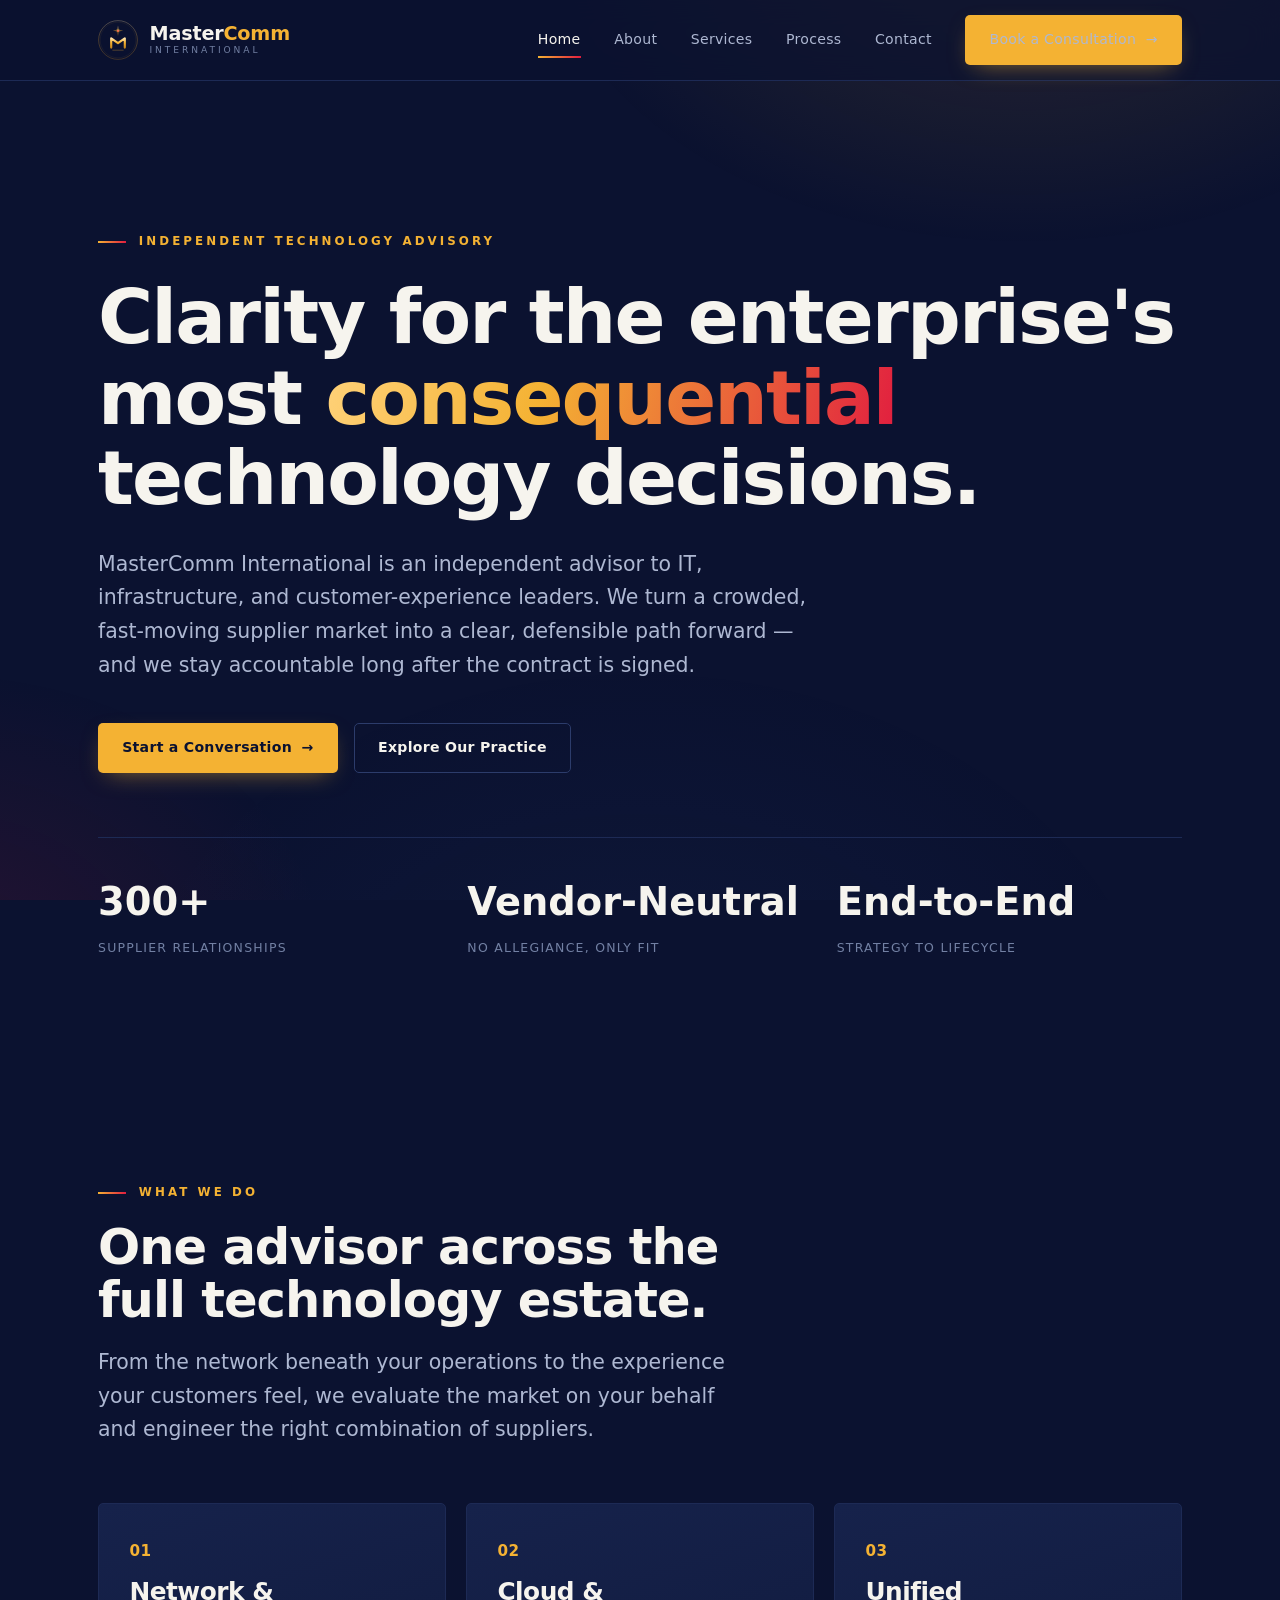
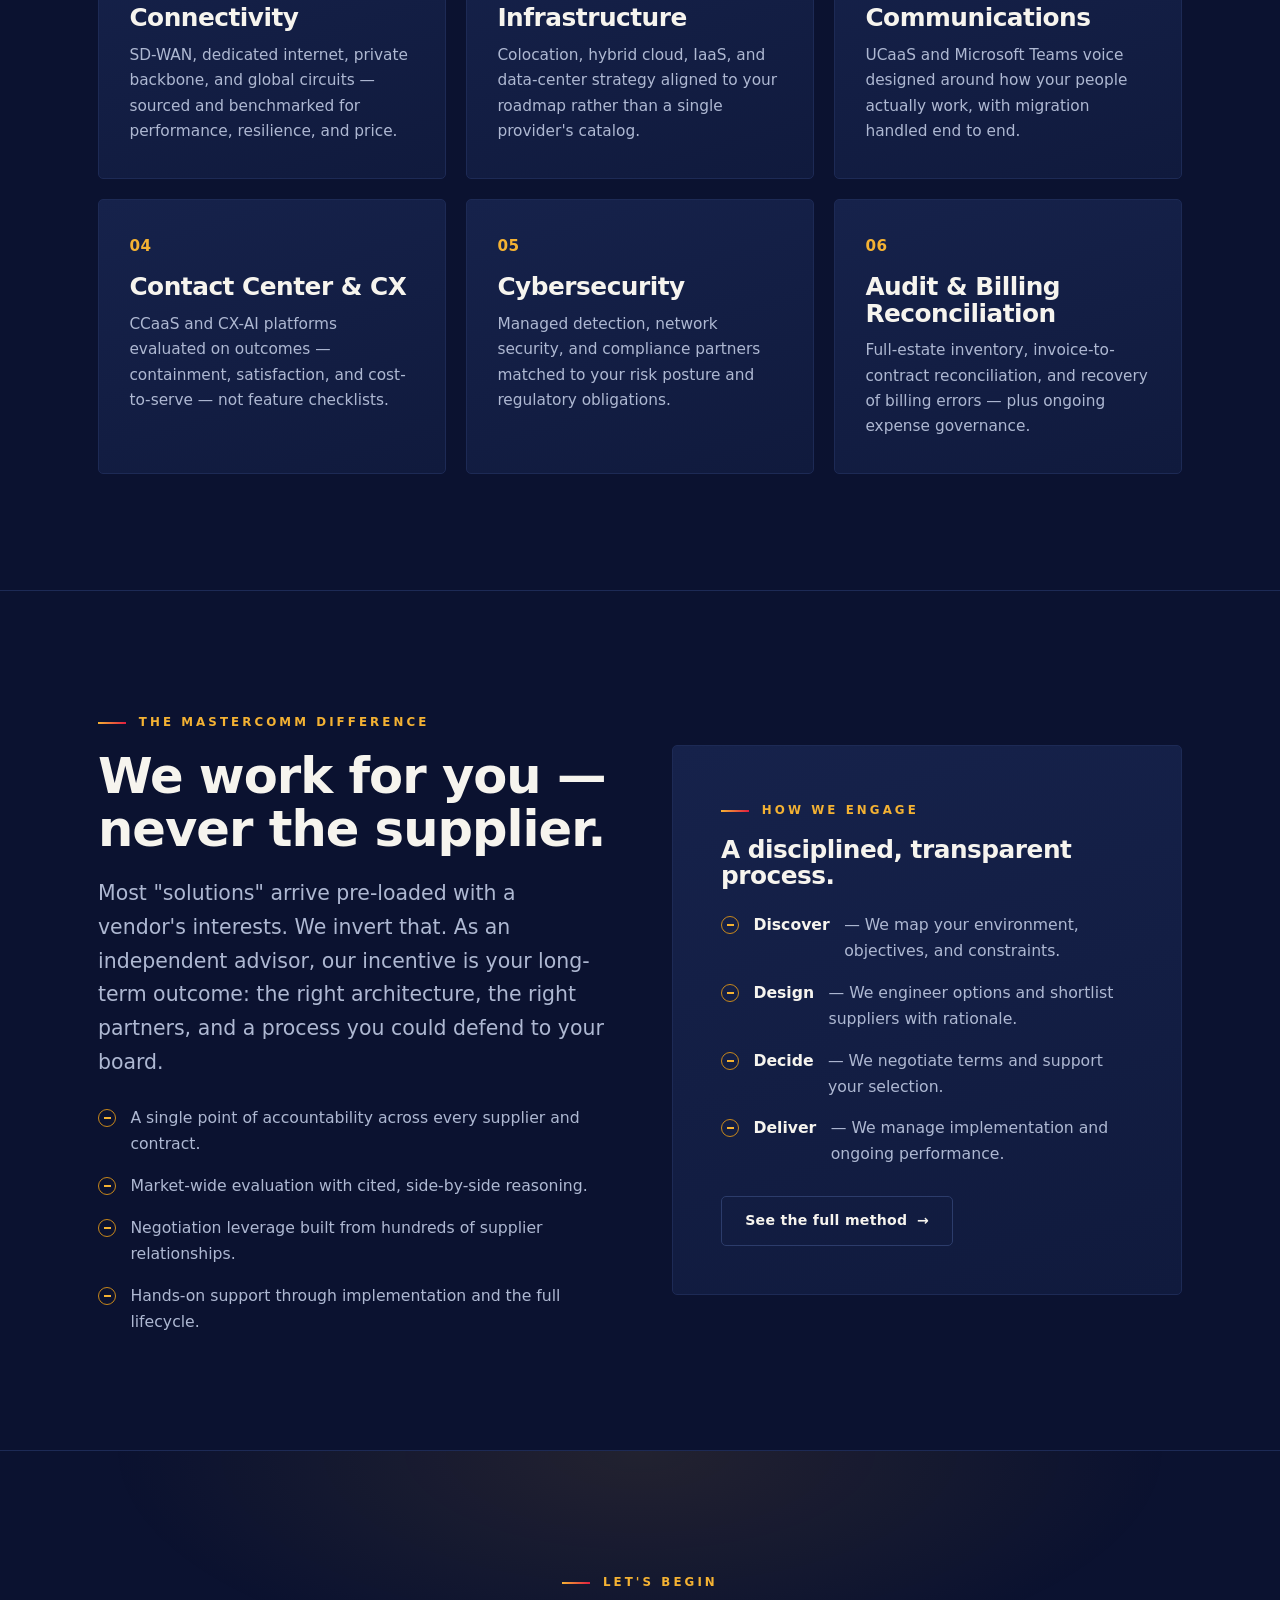
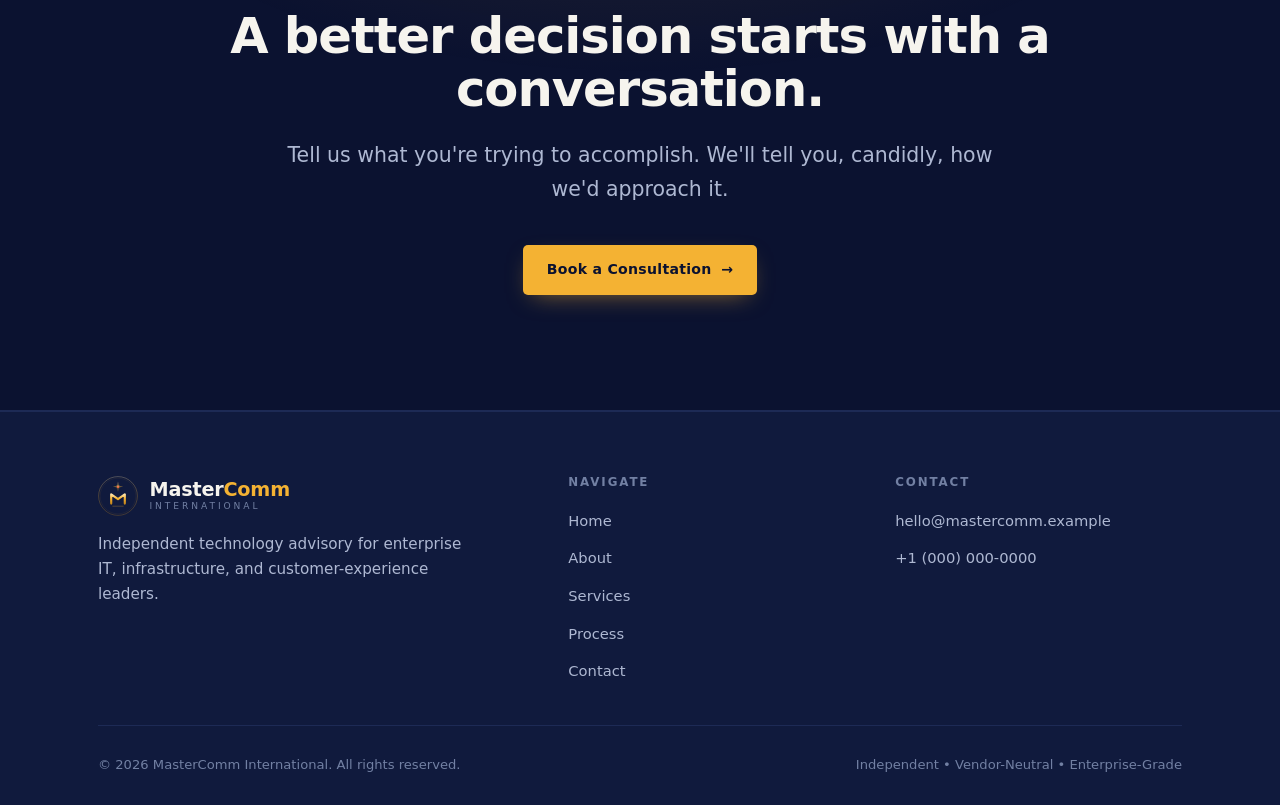
<file: index.html>
<!DOCTYPE html>
<html lang="en">
<head>
  <meta charset="UTF-8" />
  <meta name="viewport" content="width=device-width, initial-scale=1.0" />
  <title>MasterComm International — Independent Technology Advisory</title>
  <meta name="description" content="MasterComm International is an independent technology advisor guiding enterprise IT, infrastructure, and CX leaders through sourcing, strategy, and supplier selection." />
  <link rel="preconnect" href="https://api.fontshare.com" crossorigin />
  <link href="https://api.fontshare.com/v2/css?f[]=clash-display@400,500,600,700&f[]=switzer@400,500,600,700&display=swap" rel="stylesheet" />
  <link rel="icon" type="image/svg+xml" href="logo.svg" />
  <link rel="stylesheet" href="styles.css" />
</head>
<body>

  <!-- HEADER -->
  <header class="site-header">
    <div class="wrap nav">
      <a class="brand" href="index.html">
        <img class="logo-mark" src="logo.svg" alt="MasterComm International" />
        <span class="brand-text"><span class="mark">Master<b>Comm</b></span><span class="tag">International</span></span>
      </a>
      <nav class="nav-links">
        <a href="index.html" class="active">Home</a>
        <a href="about.html">About</a>
        <a href="services.html">Services</a>
        <a href="process.html">Process</a>
        <a href="contact.html">Contact</a>
        <a href="contact.html" class="btn btn-primary">Book a Consultation <span class="arr">&rarr;</span></a>
      </nav>
      <button class="nav-toggle" aria-label="Menu"><span></span><span></span><span></span></button>
    </div>
  </header>

  <!-- HERO -->
  <section class="hero">
    <div class="wrap hero-grid">
      <div>
        <span class="eyebrow reveal">Independent Technology Advisory</span>
        <h1 class="reveal d1">Clarity for the enterprise's most <span class="accent">consequential</span> technology decisions.</h1>
        <p class="lead reveal d2">MasterComm International is an independent advisor to IT, infrastructure, and customer-experience leaders. We turn a crowded, fast-moving supplier market into a clear, defensible path forward — and we stay accountable long after the contract is signed.</p>
        <div class="hero-cta reveal d3">
          <a href="contact.html" class="btn btn-primary">Start a Conversation <span class="arr">→</span></a>
          <a href="services.html" class="btn btn-ghost">Explore Our Practice</a>
        </div>

        <div class="hero-meta reveal d4">
          <div class="stat"><div class="n">300+</div><div class="l">Supplier Relationships</div></div>
          <div class="stat"><div class="n">Vendor-Neutral</div><div class="l">No Allegiance, Only Fit</div></div>
          <div class="stat"><div class="n">End-to-End</div><div class="l">Strategy to Lifecycle</div></div>
        </div>
      </div>
    </div>
  </section>

  <!-- CAPABILITIES -->
  <section class="section-pad">
    <div class="wrap">
      <div class="section-head reveal">
        <span class="eyebrow">What We Do</span>
        <h2>One advisor across the full technology estate.</h2>
        <p class="lead">From the network beneath your operations to the experience your customers feel, we evaluate the market on your behalf and engineer the right combination of suppliers.</p>
      </div>

      <div class="grid grid-3">
        <article class="card reveal">
          <span class="idx">01</span>
          <h3>Network &amp; Connectivity</h3>
          <p>SD-WAN, dedicated internet, private backbone, and global circuits — sourced and benchmarked for performance, resilience, and price.</p>
        </article>
        <article class="card reveal d1">
          <span class="idx">02</span>
          <h3>Cloud &amp; Infrastructure</h3>
          <p>Colocation, hybrid cloud, IaaS, and data-center strategy aligned to your roadmap rather than a single provider's catalog.</p>
        </article>
        <article class="card reveal d2">
          <span class="idx">03</span>
          <h3>Unified Communications</h3>
          <p>UCaaS and Microsoft Teams voice designed around how your people actually work, with migration handled end to end.</p>
        </article>
        <article class="card reveal">
          <span class="idx">04</span>
          <h3>Contact Center &amp; CX</h3>
          <p>CCaaS and CX-AI platforms evaluated on outcomes — containment, satisfaction, and cost-to-serve — not feature checklists.</p>
        </article>
        <article class="card reveal d1">
          <span class="idx">05</span>
          <h3>Cybersecurity</h3>
          <p>Managed detection, network security, and compliance partners matched to your risk posture and regulatory obligations.</p>
        </article>
        <article class="card reveal d2">
          <span class="idx">06</span>
          <h3>Audit &amp; Billing Reconciliation</h3>
          <p>Full-estate inventory, invoice-to-contract reconciliation, and recovery of billing errors — plus ongoing expense governance.</p>
        </article>
      </div>
    </div>
  </section>

  <!-- WHY US / SPLIT -->
  <section class="section-pad" style="border-top:1px solid var(--line-soft);">
    <div class="wrap split">
      <div class="reveal">
        <span class="eyebrow">The MasterComm Difference</span>
        <h2 style="margin:1.1rem 0 1.3rem;">We work for you — never the supplier.</h2>
        <p class="lead">Most "solutions" arrive pre-loaded with a vendor's interests. We invert that. As an independent advisor, our incentive is your long-term outcome: the right architecture, the right partners, and a process you could defend to your board.</p>
        <ul class="tick-list">
          <li>A single point of accountability across every supplier and contract.</li>
          <li>Market-wide evaluation with cited, side-by-side reasoning.</li>
          <li>Negotiation leverage built from hundreds of supplier relationships.</li>
          <li>Hands-on support through implementation and the full lifecycle.</li>
        </ul>
      </div>
      <div class="panel reveal d1">
        <span class="eyebrow">How We Engage</span>
        <h3 style="margin:1rem 0 1.4rem;color:var(--parchment);">A disciplined, transparent process.</h3>
        <ul class="tick-list" style="margin-top:0;">
          <li><strong style="color:var(--parchment);">Discover</strong> — We map your environment, objectives, and constraints.</li>
          <li><strong style="color:var(--parchment);">Design</strong> — We engineer options and shortlist suppliers with rationale.</li>
          <li><strong style="color:var(--parchment);">Decide</strong> — We negotiate terms and support your selection.</li>
          <li><strong style="color:var(--parchment);">Deliver</strong> — We manage implementation and ongoing performance.</li>
        </ul>
        <a href="process.html" class="btn btn-ghost" style="margin-top:1.8rem;">See the full method <span class="arr">&rarr;</span></a>
      </div>
    </div>
  </section>

  <!-- CTA BAND -->
  <section class="cta-band section-pad">
    <div class="wrap">
      <span class="eyebrow reveal" style="justify-content:center;">Let's Begin</span>
      <h2 class="reveal d1" style="margin-top:1.1rem;">A better decision starts with a conversation.</h2>
      <p class="lead reveal d2">Tell us what you're trying to accomplish. We'll tell you, candidly, how we'd approach it.</p>
      <div class="reveal d3" style="display:flex;justify-content:center;">
        <a href="contact.html" class="btn btn-primary">Book a Consultation <span class="arr">→</span></a>
      </div>
    </div>
  </section>

  <!-- FOOTER -->
  <footer class="site-footer">
    <div class="wrap">
      <div class="footer-grid">
        <div>
          <a class="brand" href="index.html">
        <img class="logo-mark" src="logo.svg" alt="MasterComm International" />
        <span class="brand-text"><span class="mark">Master<b>Comm</b></span><span class="tag">International</span></span>
      </a>
          <p class="footer-blurb">Independent technology advisory for enterprise IT, infrastructure, and customer-experience leaders.</p>
        </div>
        <div>
          <h4>Navigate</h4>
          <ul>
            <li><a href="index.html">Home</a></li>
            <li><a href="about.html">About</a></li>
            <li><a href="services.html">Services</a></li>
            <li><a href="process.html">Process</a></li>
            <li><a href="contact.html">Contact</a></li>
          </ul>
        </div>
        <div>
          <h4>Contact</h4>
          <ul>
            <li><a href="mailto:hello@mastercomm.example">hello@mastercomm.example</a></li>
            <li><a href="tel:+10000000000">+1 (000) 000-0000</a></li>
          </ul>
        </div>
      </div>
      <div class="footer-bottom">
        <span>© <span id="year"></span> MasterComm International. All rights reserved.</span>
        <span>Independent • Vendor-Neutral • Enterprise-Grade</span>
      </div>
    </div>
  </footer>

  <script>document.getElementById('year').textContent = new Date().getFullYear();</script>
  <script src="script.js"></script>
</body>
</html>
</file>
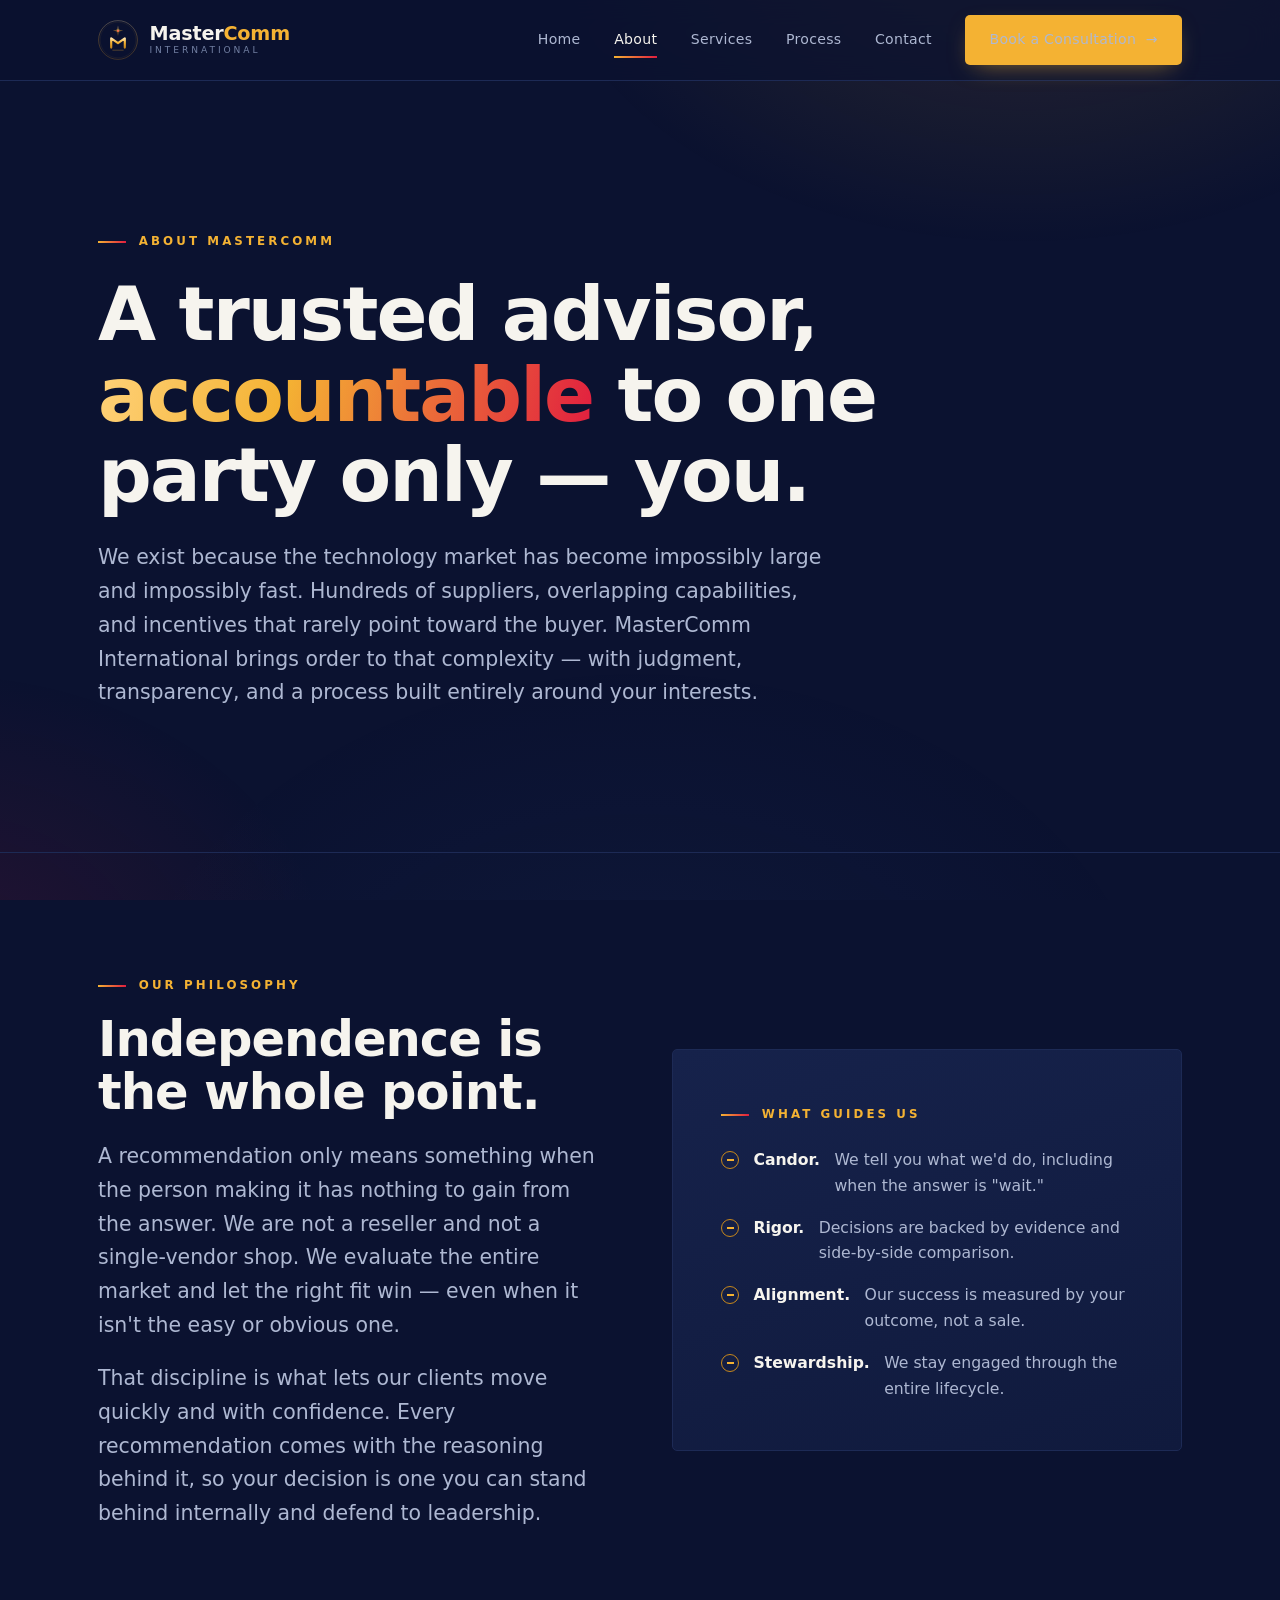
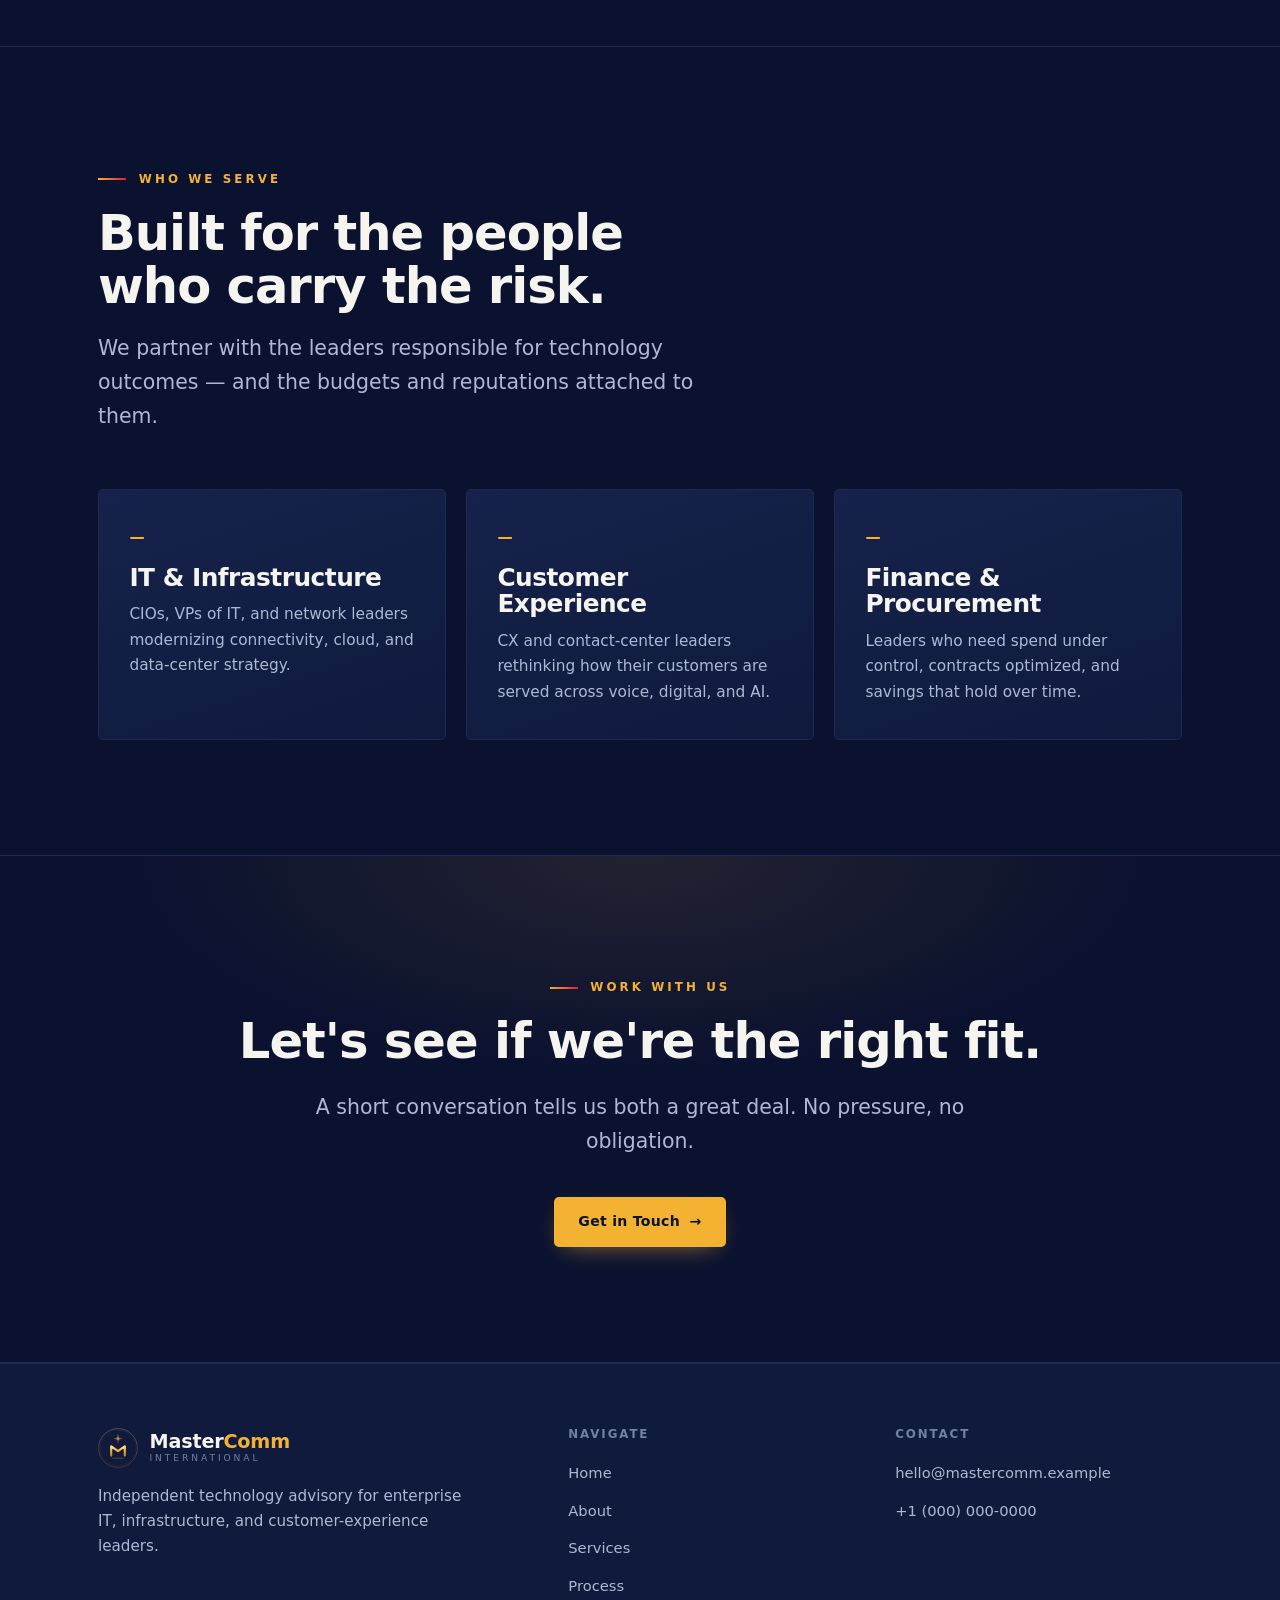
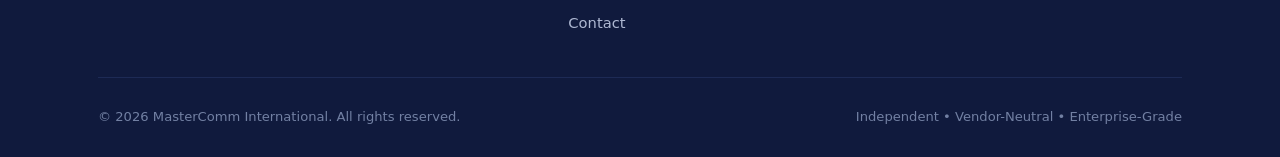
<file: about.html>
<!DOCTYPE html>
<html lang="en">
<head>
  <meta charset="UTF-8" />
  <meta name="viewport" content="width=device-width, initial-scale=1.0" />
  <title>About — MasterComm International</title>
  <meta name="description" content="MasterComm International is an independent technology advisor. Learn about our philosophy, our independence, and how we serve enterprise technology leaders." />
  <link rel="preconnect" href="https://api.fontshare.com" crossorigin />
  <link href="https://api.fontshare.com/v2/css?f[]=clash-display@400,500,600,700&f[]=switzer@400,500,600,700&display=swap" rel="stylesheet" />
  <link rel="icon" type="image/svg+xml" href="logo.svg" />
  <link rel="stylesheet" href="styles.css" />
</head>
<body>

  <header class="site-header">
    <div class="wrap nav">
      <a class="brand" href="index.html">
        <img class="logo-mark" src="logo.svg" alt="MasterComm International" />
        <span class="brand-text"><span class="mark">Master<b>Comm</b></span><span class="tag">International</span></span>
      </a>
      <nav class="nav-links">
        <a href="index.html">Home</a>
        <a href="about.html" class="active">About</a>
        <a href="services.html">Services</a>
        <a href="process.html">Process</a>
        <a href="contact.html">Contact</a>
        <a href="contact.html" class="btn btn-primary">Book a Consultation <span class="arr">&rarr;</span></a>
      </nav>
      <button class="nav-toggle" aria-label="Menu"><span></span><span></span><span></span></button>
    </div>
  </header>

  <!-- PAGE HERO -->
  <section class="hero">
    <div class="wrap">
      <span class="eyebrow reveal">About MasterComm</span>
      <h1 class="reveal d1" style="max-width:18ch;margin:1.4rem 0 1.6rem;">A trusted advisor, <span class="accent">accountable</span> to one party only — you.</h1>
      <p class="lead reveal d2">We exist because the technology market has become impossibly large and impossibly fast. Hundreds of suppliers, overlapping capabilities, and incentives that rarely point toward the buyer. MasterComm International brings order to that complexity — with judgment, transparency, and a process built entirely around your interests.</p>
    </div>
  </section>

  <!-- PHILOSOPHY -->
  <section class="section-pad" style="border-top:1px solid var(--line-soft);">
    <div class="wrap split">
      <div class="reveal">
        <span class="eyebrow">Our Philosophy</span>
        <h2 style="margin:1.1rem 0 1.3rem;">Independence is the whole point.</h2>
        <p class="lead">A recommendation only means something when the person making it has nothing to gain from the answer. We are not a reseller and not a single-vendor shop. We evaluate the entire market and let the right fit win — even when it isn't the easy or obvious one.</p>
        <p class="lead" style="margin-top:1.2rem;">That discipline is what lets our clients move quickly and with confidence. Every recommendation comes with the reasoning behind it, so your decision is one you can stand behind internally and defend to leadership.</p>
      </div>
      <div class="panel reveal d1">
        <span class="eyebrow">What Guides Us</span>
        <ul class="tick-list" style="margin-top:1.4rem;">
          <li><strong style="color:var(--parchment);">Candor.</strong> We tell you what we'd do, including when the answer is "wait."</li>
          <li><strong style="color:var(--parchment);">Rigor.</strong> Decisions are backed by evidence and side-by-side comparison.</li>
          <li><strong style="color:var(--parchment);">Alignment.</strong> Our success is measured by your outcome, not a sale.</li>
          <li><strong style="color:var(--parchment);">Stewardship.</strong> We stay engaged through the entire lifecycle.</li>
        </ul>
      </div>
    </div>
  </section>

  <!-- WHO WE SERVE -->
  <section class="section-pad" style="border-top:1px solid var(--line-soft);">
    <div class="wrap">
      <div class="section-head reveal">
        <span class="eyebrow">Who We Serve</span>
        <h2>Built for the people who carry the risk.</h2>
        <p class="lead">We partner with the leaders responsible for technology outcomes — and the budgets and reputations attached to them.</p>
      </div>
      <div class="grid grid-3">
        <article class="card reveal">
          <span class="idx">—</span>
          <h3>IT &amp; Infrastructure</h3>
          <p>CIOs, VPs of IT, and network leaders modernizing connectivity, cloud, and data-center strategy.</p>
        </article>
        <article class="card reveal d1">
          <span class="idx">—</span>
          <h3>Customer Experience</h3>
          <p>CX and contact-center leaders rethinking how their customers are served across voice, digital, and AI.</p>
        </article>
        <article class="card reveal d2">
          <span class="idx">—</span>
          <h3>Finance &amp; Procurement</h3>
          <p>Leaders who need spend under control, contracts optimized, and savings that hold over time.</p>
        </article>
      </div>
    </div>
  </section>

  <!-- CTA -->
  <section class="cta-band section-pad">
    <div class="wrap">
      <span class="eyebrow reveal" style="justify-content:center;">Work With Us</span>
      <h2 class="reveal d1" style="margin-top:1.1rem;">Let's see if we're the right fit.</h2>
      <p class="lead reveal d2">A short conversation tells us both a great deal. No pressure, no obligation.</p>
      <div class="reveal d3" style="display:flex;justify-content:center;">
        <a href="contact.html" class="btn btn-primary">Get in Touch <span class="arr">→</span></a>
      </div>
    </div>
  </section>

  <footer class="site-footer">
    <div class="wrap">
      <div class="footer-grid">
        <div>
          <a class="brand" href="index.html">
        <img class="logo-mark" src="logo.svg" alt="MasterComm International" />
        <span class="brand-text"><span class="mark">Master<b>Comm</b></span><span class="tag">International</span></span>
      </a>
          <p class="footer-blurb">Independent technology advisory for enterprise IT, infrastructure, and customer-experience leaders.</p>
        </div>
        <div>
          <h4>Navigate</h4>
          <ul>
            <li><a href="index.html">Home</a></li>
            <li><a href="about.html">About</a></li>
            <li><a href="services.html">Services</a></li>
            <li><a href="process.html">Process</a></li>
            <li><a href="contact.html">Contact</a></li>
          </ul>
        </div>
        <div>
          <h4>Contact</h4>
          <ul>
            <li><a href="mailto:hello@mastercomm.example">hello@mastercomm.example</a></li>
            <li><a href="tel:+10000000000">+1 (000) 000-0000</a></li>
          </ul>
        </div>
      </div>
      <div class="footer-bottom">
        <span>© <span id="year"></span> MasterComm International. All rights reserved.</span>
        <span>Independent • Vendor-Neutral • Enterprise-Grade</span>
      </div>
    </div>
  </footer>

  <script>document.getElementById('year').textContent = new Date().getFullYear();</script>
  <script src="script.js"></script>
</body>
</html>
</file>
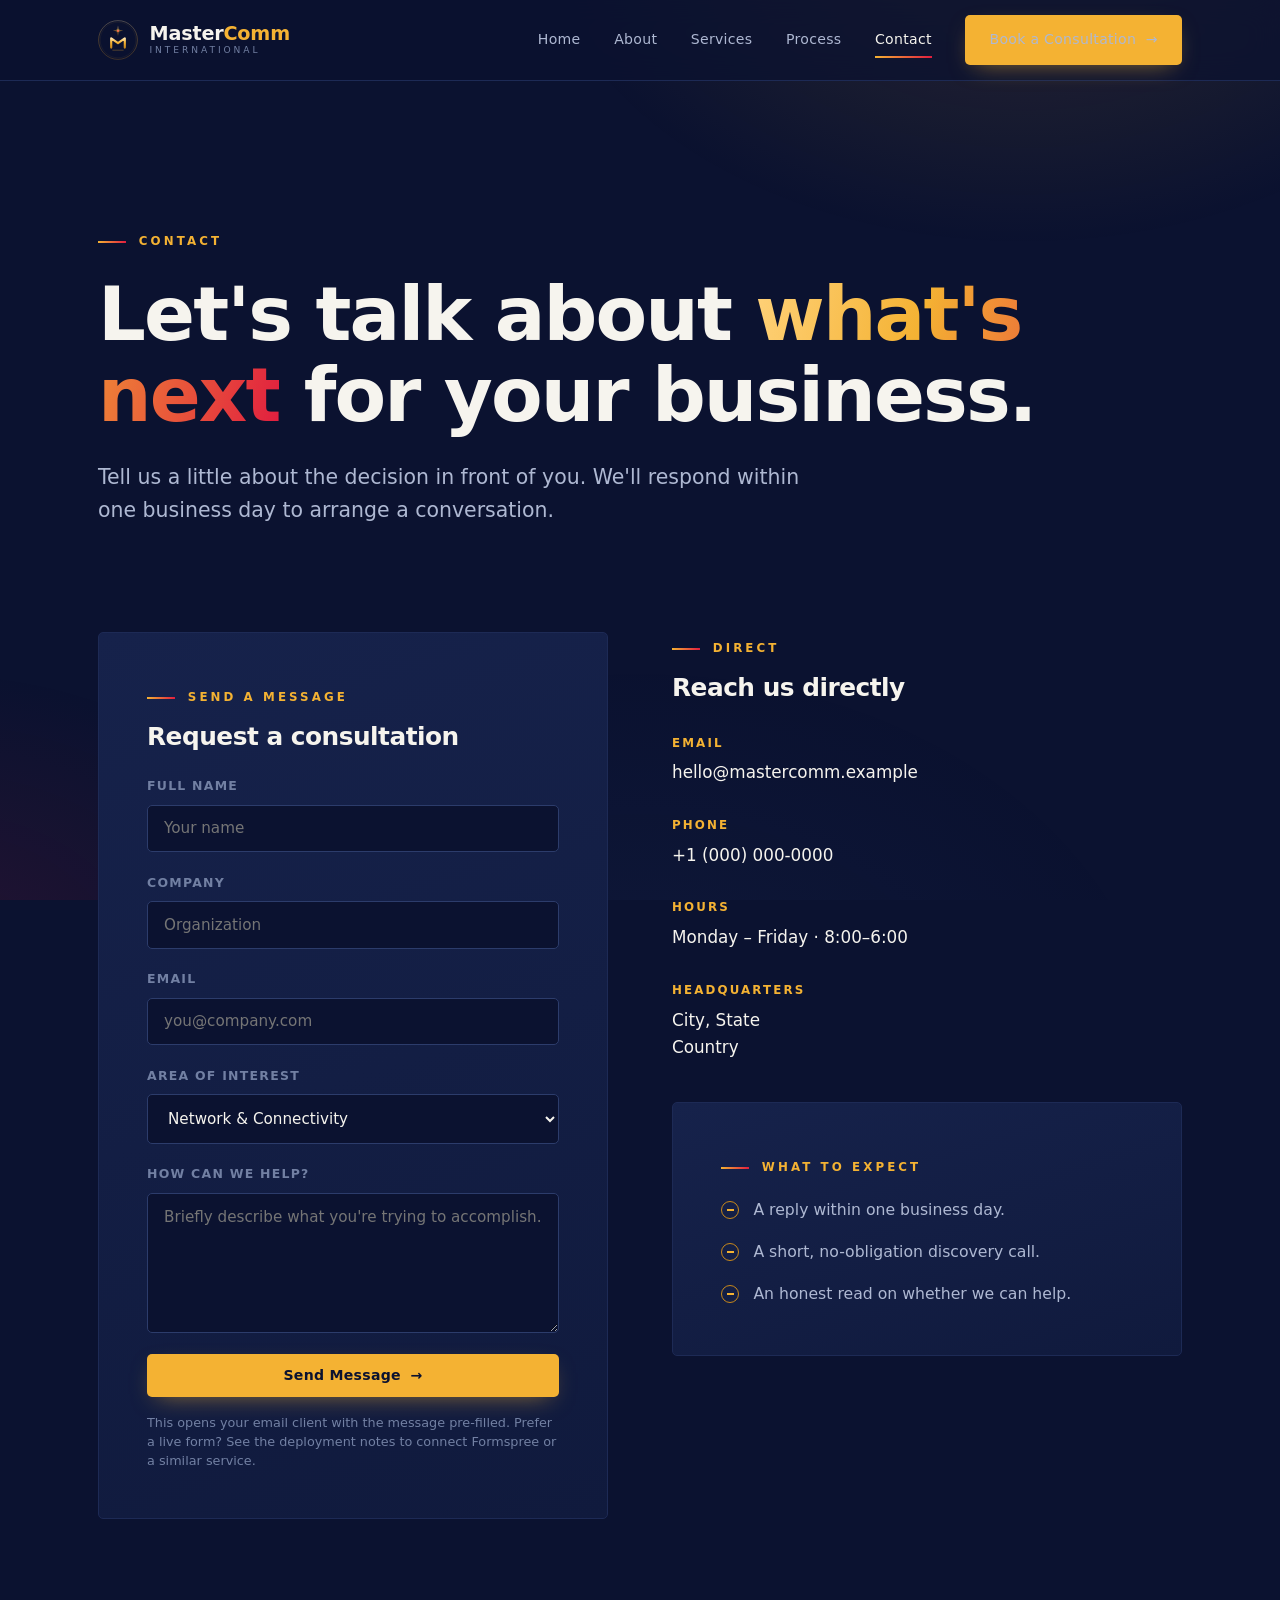
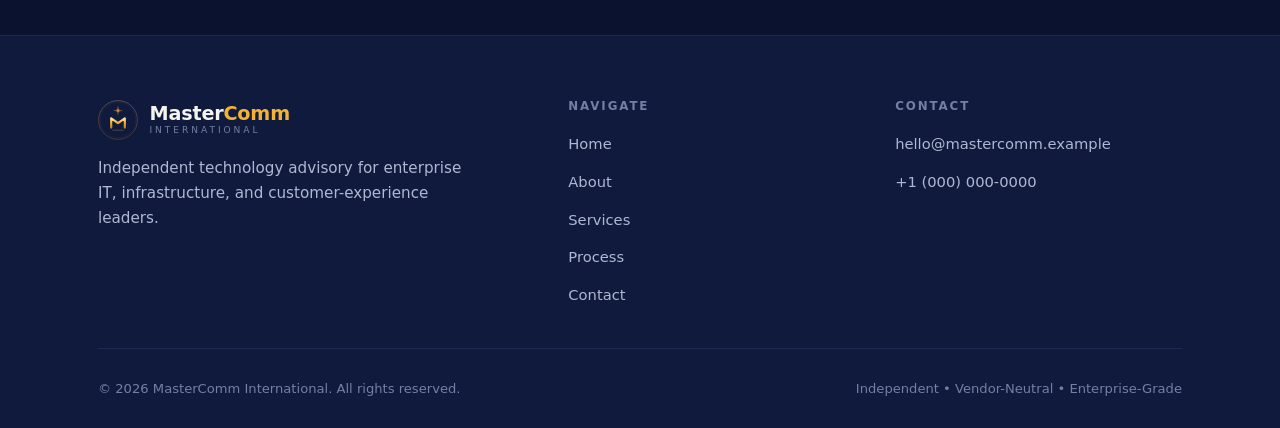
<file: contact.html>
<!DOCTYPE html>
<html lang="en">
<head>
  <meta charset="UTF-8" />
  <meta name="viewport" content="width=device-width, initial-scale=1.0" />
  <title>Contact — MasterComm International</title>
  <meta name="description" content="Start a conversation with MasterComm International. Independent technology advisory for enterprise IT, infrastructure, and CX leaders." />
  <link rel="preconnect" href="https://api.fontshare.com" crossorigin />
  <link href="https://api.fontshare.com/v2/css?f[]=clash-display@400,500,600,700&f[]=switzer@400,500,600,700&display=swap" rel="stylesheet" />
  <link rel="icon" type="image/svg+xml" href="logo.svg" />
  <link rel="stylesheet" href="styles.css" />
</head>
<body>

  <header class="site-header">
    <div class="wrap nav">
      <a class="brand" href="index.html">
        <img class="logo-mark" src="logo.svg" alt="MasterComm International" />
        <span class="brand-text"><span class="mark">Master<b>Comm</b></span><span class="tag">International</span></span>
      </a>
      <nav class="nav-links">
        <a href="index.html">Home</a>
        <a href="about.html">About</a>
        <a href="services.html">Services</a>
        <a href="process.html">Process</a>
        <a href="contact.html" class="active">Contact</a>
        <a href="contact.html" class="btn btn-primary">Book a Consultation <span class="arr">&rarr;</span></a>
      </nav>
      <button class="nav-toggle" aria-label="Menu"><span></span><span></span><span></span></button>
    </div>
  </header>

  <!-- HERO -->
  <section class="hero" style="padding-bottom:clamp(2rem,5vw,4rem);">
    <div class="wrap">
      <span class="eyebrow reveal">Contact</span>
      <h1 class="reveal d1" style="max-width:18ch;margin:1.4rem 0 1.6rem;">Let's talk about <span class="accent">what's next</span> for your business.</h1>
      <p class="lead reveal d2">Tell us a little about the decision in front of you. We'll respond within one business day to arrange a conversation.</p>
    </div>
  </section>

  <!-- CONTACT GRID -->
  <section class="section-pad" style="padding-top:0;">
    <div class="wrap split" style="align-items:start;">
      <!-- Form -->
      <div class="panel reveal">
        <span class="eyebrow">Send a Message</span>
        <h3 style="margin:1rem 0 1.6rem;color:var(--parchment);">Request a consultation</h3>

        <div class="field">
          <label for="name">Full Name</label>
          <input id="name" type="text" placeholder="Your name" />
        </div>
        <div class="field">
          <label for="company">Company</label>
          <input id="company" type="text" placeholder="Organization" />
        </div>
        <div class="field">
          <label for="email">Email</label>
          <input id="email" type="email" placeholder="you@company.com" />
        </div>
        <div class="field">
          <label for="interest">Area of Interest</label>
          <select id="interest">
            <option>Network &amp; Connectivity</option>
            <option>Cloud &amp; Infrastructure</option>
            <option>Unified Communications</option>
            <option>Contact Center &amp; CX</option>
            <option>Cybersecurity &amp; Compliance</option>
            <option>Expense &amp; Lifecycle</option>
            <option>Not sure yet</option>
          </select>
        </div>
        <div class="field">
          <label for="message">How can we help?</label>
          <textarea id="message" placeholder="Briefly describe what you're trying to accomplish."></textarea>
        </div>
        <button class="btn btn-primary" id="send" style="width:100%;justify-content:center;">Send Message <span class="arr">→</span></button>
        <p style="font-size:0.8rem;color:var(--muted-2);margin-top:1rem;line-height:1.5;">This opens your email client with the message pre-filled. Prefer a live form? See the deployment notes to connect Formspree or a similar service.</p>
      </div>

      <!-- Details -->
      <div class="reveal d1">
        <span class="eyebrow">Direct</span>
        <h3 style="margin:1rem 0 2rem;color:var(--parchment);">Reach us directly</h3>
        <div class="contact-detail">
          <div class="row">
            <div class="k">Email</div>
            <div class="v"><a href="mailto:hello@mastercomm.example">hello@mastercomm.example</a></div>
          </div>
          <div class="row">
            <div class="k">Phone</div>
            <div class="v"><a href="tel:+10000000000">+1 (000) 000-0000</a></div>
          </div>
          <div class="row">
            <div class="k">Hours</div>
            <div class="v">Monday – Friday · 8:00–6:00</div>
          </div>
          <div class="row">
            <div class="k">Headquarters</div>
            <div class="v">City, State<br />Country</div>
          </div>
        </div>

        <div class="panel" style="margin-top:2.5rem;">
          <span class="eyebrow">What to Expect</span>
          <ul class="tick-list" style="margin-top:1.2rem;">
            <li>A reply within one business day.</li>
            <li>A short, no-obligation discovery call.</li>
            <li>An honest read on whether we can help.</li>
          </ul>
        </div>
      </div>
    </div>
  </section>

  <footer class="site-footer">
    <div class="wrap">
      <div class="footer-grid">
        <div>
          <a class="brand" href="index.html">
        <img class="logo-mark" src="logo.svg" alt="MasterComm International" />
        <span class="brand-text"><span class="mark">Master<b>Comm</b></span><span class="tag">International</span></span>
      </a>
          <p class="footer-blurb">Independent technology advisory for enterprise IT, infrastructure, and customer-experience leaders.</p>
        </div>
        <div>
          <h4>Navigate</h4>
          <ul>
            <li><a href="index.html">Home</a></li>
            <li><a href="about.html">About</a></li>
            <li><a href="services.html">Services</a></li>
            <li><a href="process.html">Process</a></li>
            <li><a href="contact.html">Contact</a></li>
          </ul>
        </div>
        <div>
          <h4>Contact</h4>
          <ul>
            <li><a href="mailto:hello@mastercomm.example">hello@mastercomm.example</a></li>
            <li><a href="tel:+10000000000">+1 (000) 000-0000</a></li>
          </ul>
        </div>
      </div>
      <div class="footer-bottom">
        <span>© <span id="year"></span> MasterComm International. All rights reserved.</span>
        <span>Independent • Vendor-Neutral • Enterprise-Grade</span>
      </div>
    </div>
  </footer>

  <script>
    document.getElementById('year').textContent = new Date().getFullYear();
    document.getElementById('send').addEventListener('click', function () {
      var name = encodeURIComponent(document.getElementById('name').value || '');
      var company = encodeURIComponent(document.getElementById('company').value || '');
      var email = encodeURIComponent(document.getElementById('email').value || '');
      var interest = encodeURIComponent(document.getElementById('interest').value || '');
      var message = encodeURIComponent(document.getElementById('message').value || '');
      var body = 'Name: ' + name + '%0D%0ACompany: ' + company + '%0D%0AEmail: ' + email +
                 '%0D%0AInterest: ' + interest + '%0D%0A%0D%0A' + message;
      window.location.href = 'mailto:hello@mastercomm.example?subject=Consultation%20Request&body=' + body;
    });
  </script>
  <script src="script.js"></script>
</body>
</html>
</file>
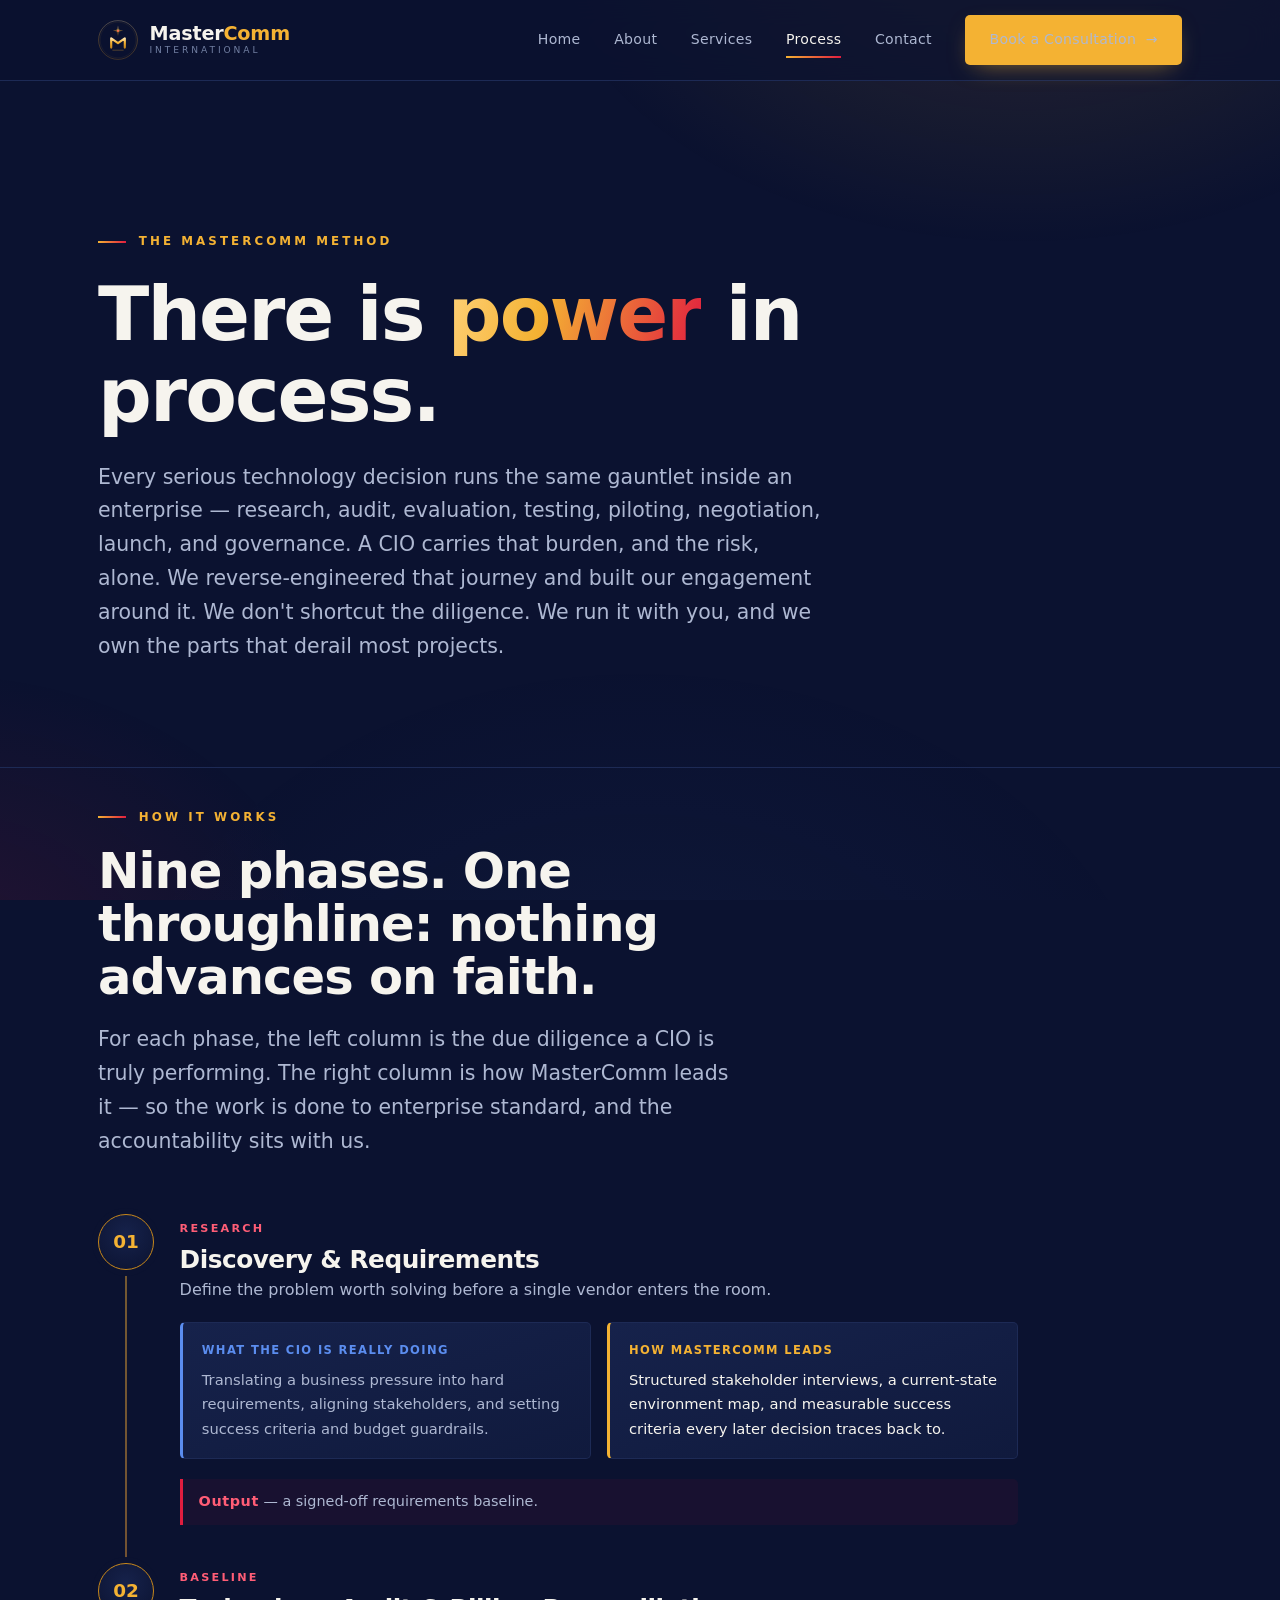
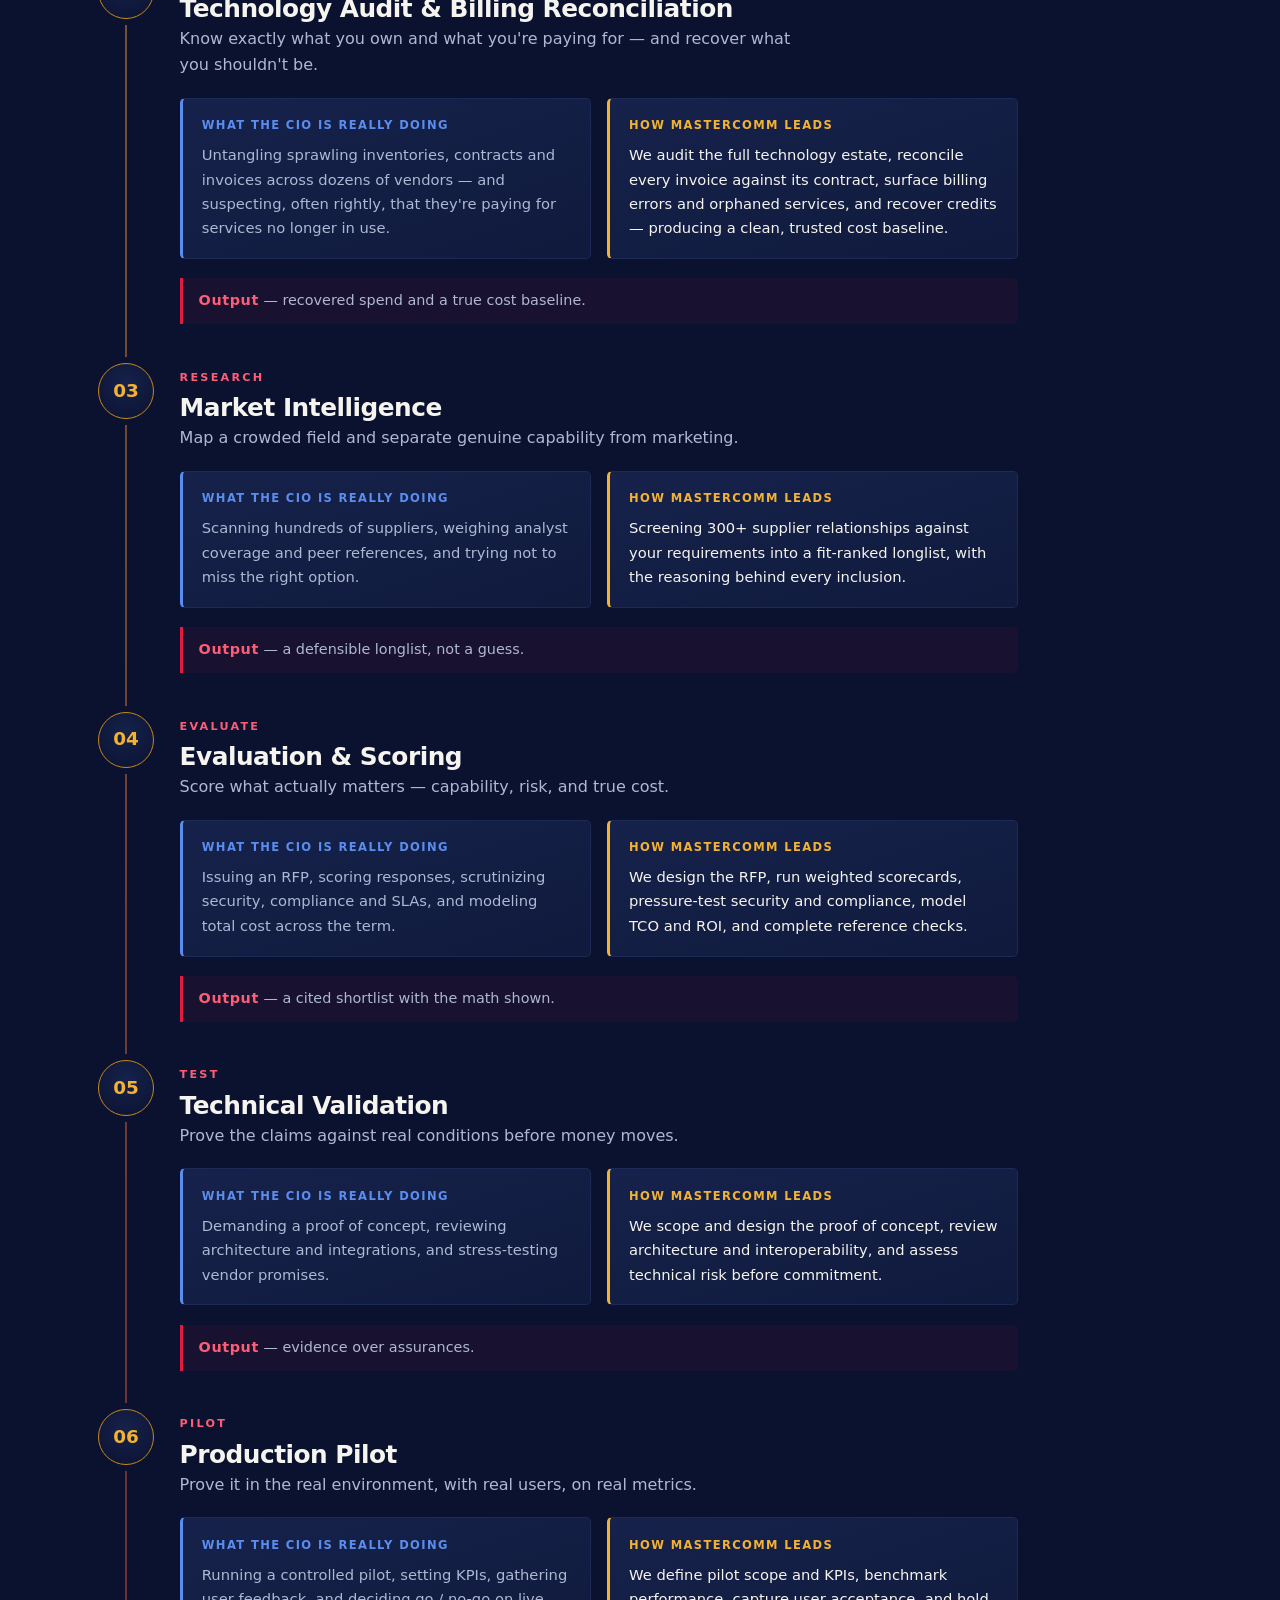
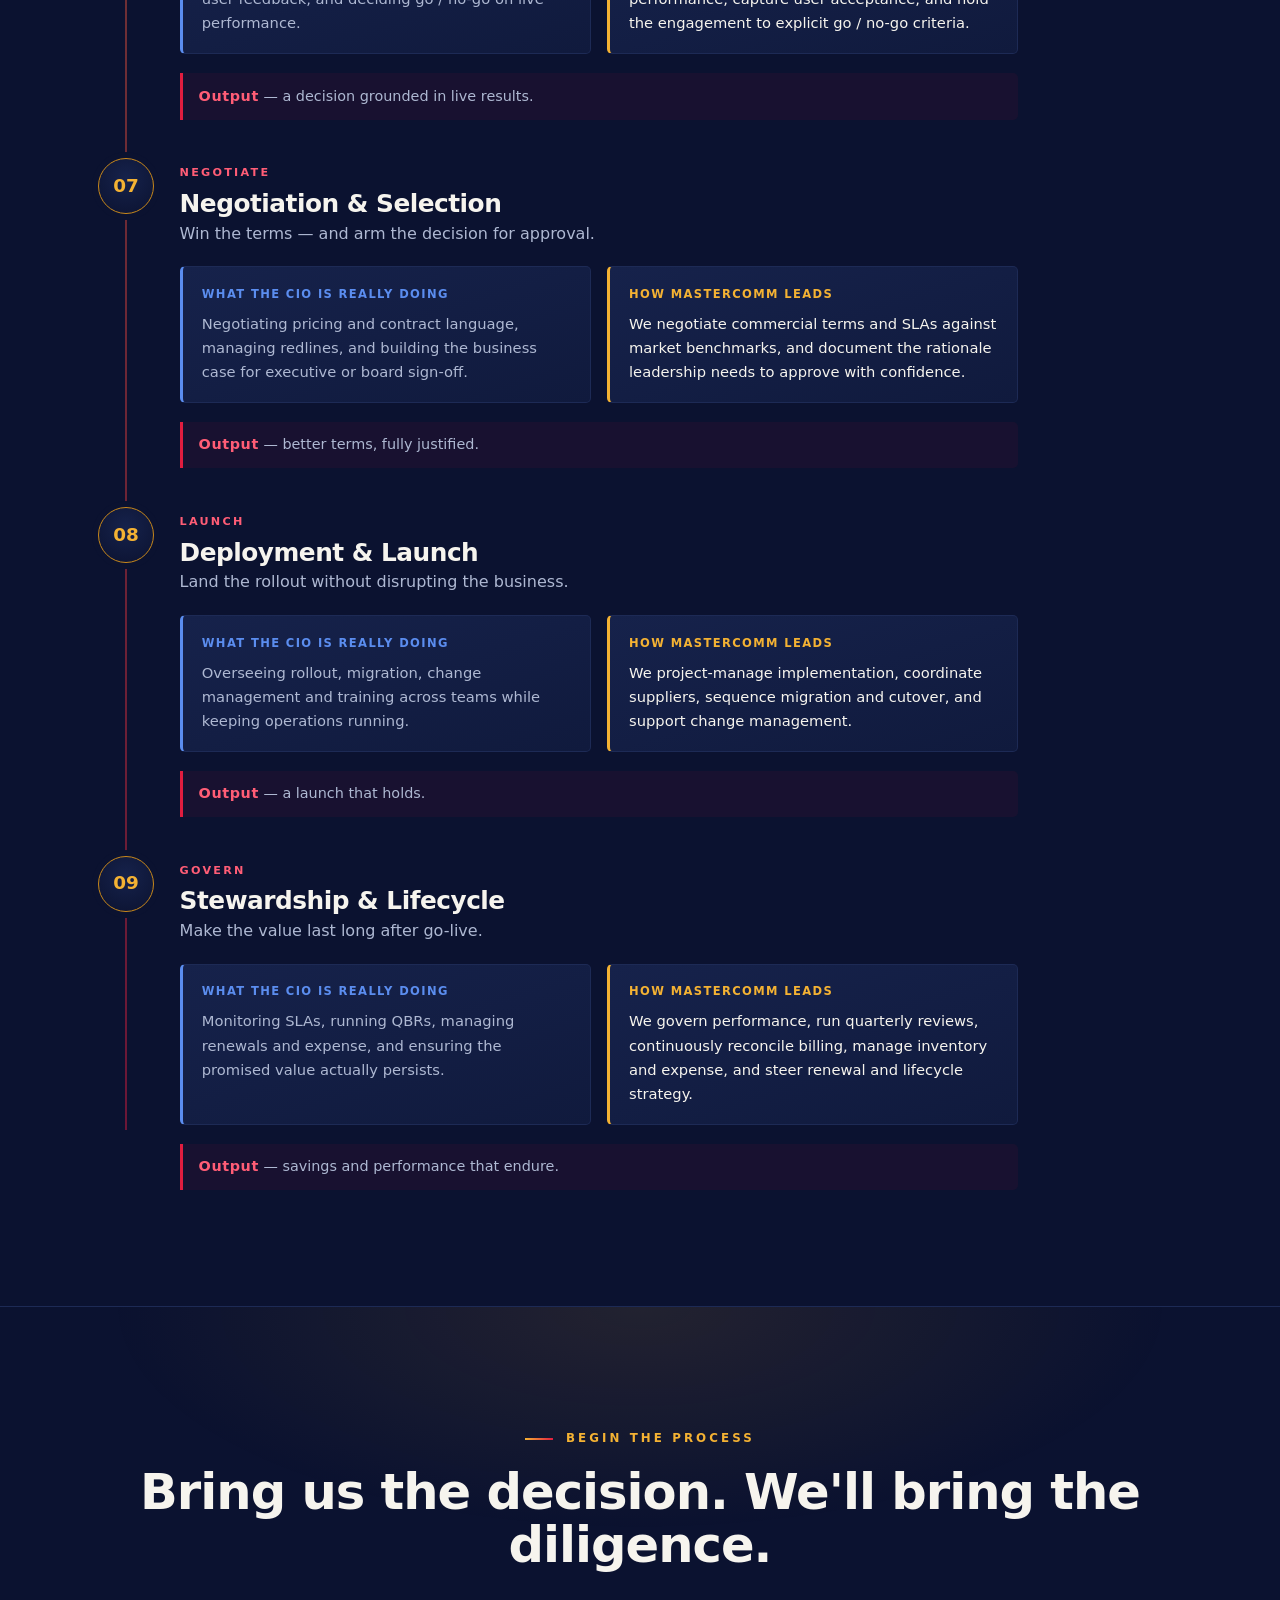
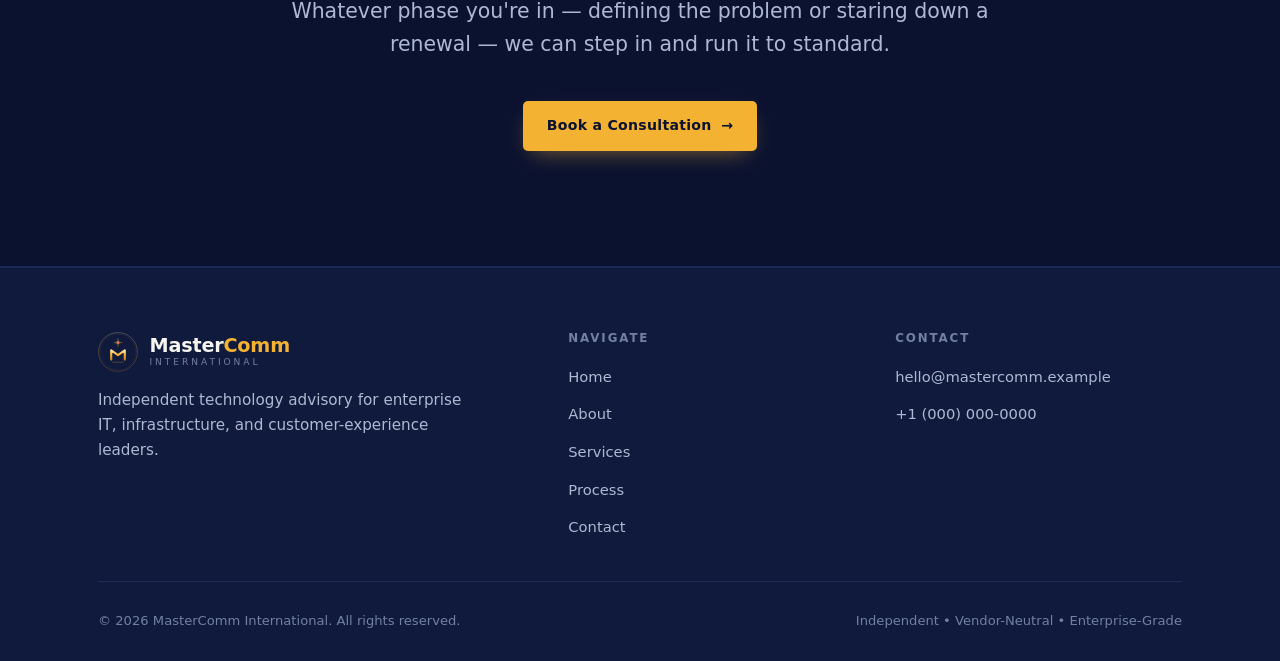
<file: process.html>
<!DOCTYPE html>
<html lang="en">
<head>
  <meta charset="UTF-8" />
  <meta name="viewport" content="width=device-width, initial-scale=1.0" />
  <title>Process — The MasterComm Method</title>
  <meta name="description" content="The MasterComm Method mirrors and de-risks the full due-diligence lifecycle a CIO runs to research, validate, pilot, and launch new technology — across eight disciplined phases." />
  <link rel="preconnect" href="https://api.fontshare.com" crossorigin />
  <link href="https://api.fontshare.com/v2/css?f[]=clash-display@400,500,600,700&f[]=switzer@400,500,600,700&display=swap" rel="stylesheet" />
  <link rel="icon" type="image/svg+xml" href="logo.svg" />
  <link rel="stylesheet" href="styles.css" />
</head>
<body>

  <header class="site-header">
    <div class="wrap nav">
      <a class="brand" href="index.html">
        <img class="logo-mark" src="logo.svg" alt="MasterComm International" />
        <span class="brand-text"><span class="mark">Master<b>Comm</b></span><span class="tag">International</span></span>
      </a>
      <nav class="nav-links">
        <a href="index.html">Home</a>
        <a href="about.html">About</a>
        <a href="services.html">Services</a>
        <a href="process.html" class="active">Process</a>
        <a href="contact.html">Contact</a>
        <a href="contact.html" class="btn btn-primary">Book a Consultation <span class="arr">&rarr;</span></a>
      </nav>
      <button class="nav-toggle" aria-label="Menu"><span></span><span></span><span></span></button>
    </div>
  </header>

  <!-- HERO -->
  <section class="hero" style="padding-bottom:clamp(2.5rem,5vw,4rem);">
    <div class="wrap">
      <span class="eyebrow reveal">The MasterComm Method</span>
      <h1 class="reveal d1" style="max-width:20ch;margin:1.4rem 0 1.6rem;">There is <span class="accent">power</span> in process.</h1>
      <p class="lead reveal d2">Every serious technology decision runs the same gauntlet inside an enterprise — research, audit, evaluation, testing, piloting, negotiation, launch, and governance. A CIO carries that burden, and the risk, alone. We reverse-engineered that journey and built our engagement around it. We don't shortcut the diligence. We run it with you, and we own the parts that derail most projects.</p>
    </div>
  </section>

  <!-- FRAMEWORK INTRO -->
  <section class="section-pad" style="padding-top:clamp(1rem,3vw,2rem);border-top:1px solid var(--line-soft);">
    <div class="wrap">
      <div class="section-head reveal">
        <span class="eyebrow">How It Works</span>
        <h2>Nine phases. One throughline: nothing advances on faith.</h2>
        <p class="lead">For each phase, the left column is the due diligence a CIO is truly performing. The right column is how MasterComm leads it — so the work is done to enterprise standard, and the accountability sits with us.</p>
      </div>

      <div class="framework">

        <article class="phase reveal">
          <div class="badge">01</div>
          <div>
            <span class="stage-tag">Research</span>
            <h3>Discovery &amp; Requirements</h3>
            <p style="color:var(--muted);max-width:60ch;">Define the problem worth solving before a single vendor enters the room.</p>
            <div class="cols">
              <div class="box due"><div class="h">What the CIO is really doing</div><p>Translating a business pressure into hard requirements, aligning stakeholders, and setting success criteria and budget guardrails.</p></div>
              <div class="box lead"><div class="h">How MasterComm leads</div><p>Structured stakeholder interviews, a current-state environment map, and measurable success criteria every later decision traces back to.</p></div>
            </div>
            <div class="fw-outcome"><b>Output</b> &mdash; a signed-off requirements baseline.</div>
          </div>
        </article>

        <article class="phase reveal">
          <div class="badge">02</div>
          <div>
            <span class="stage-tag">Baseline</span>
            <h3>Technology Audit &amp; Billing Reconciliation</h3>
            <p style="color:var(--muted);max-width:60ch;">Know exactly what you own and what you're paying for &mdash; and recover what you shouldn't be.</p>
            <div class="cols">
              <div class="box due"><div class="h">What the CIO is really doing</div><p>Untangling sprawling inventories, contracts and invoices across dozens of vendors &mdash; and suspecting, often rightly, that they're paying for services no longer in use.</p></div>
              <div class="box lead"><div class="h">How MasterComm leads</div><p>We audit the full technology estate, reconcile every invoice against its contract, surface billing errors and orphaned services, and recover credits &mdash; producing a clean, trusted cost baseline.</p></div>
            </div>
            <div class="fw-outcome"><b>Output</b> &mdash; recovered spend and a true cost baseline.</div>
          </div>
        </article>

        <article class="phase reveal">
          <div class="badge">03</div>
          <div>
            <span class="stage-tag">Research</span>
            <h3>Market Intelligence</h3>
            <p style="color:var(--muted);max-width:60ch;">Map a crowded field and separate genuine capability from marketing.</p>
            <div class="cols">
              <div class="box due"><div class="h">What the CIO is really doing</div><p>Scanning hundreds of suppliers, weighing analyst coverage and peer references, and trying not to miss the right option.</p></div>
              <div class="box lead"><div class="h">How MasterComm leads</div><p>Screening 300+ supplier relationships against your requirements into a fit-ranked longlist, with the reasoning behind every inclusion.</p></div>
            </div>
            <div class="fw-outcome"><b>Output</b> &mdash; a defensible longlist, not a guess.</div>
          </div>
        </article>

        <article class="phase reveal">
          <div class="badge">04</div>
          <div>
            <span class="stage-tag">Evaluate</span>
            <h3>Evaluation &amp; Scoring</h3>
            <p style="color:var(--muted);max-width:60ch;">Score what actually matters &mdash; capability, risk, and true cost.</p>
            <div class="cols">
              <div class="box due"><div class="h">What the CIO is really doing</div><p>Issuing an RFP, scoring responses, scrutinizing security, compliance and SLAs, and modeling total cost across the term.</p></div>
              <div class="box lead"><div class="h">How MasterComm leads</div><p>We design the RFP, run weighted scorecards, pressure-test security and compliance, model TCO and ROI, and complete reference checks.</p></div>
            </div>
            <div class="fw-outcome"><b>Output</b> &mdash; a cited shortlist with the math shown.</div>
          </div>
        </article>

        <article class="phase reveal">
          <div class="badge">05</div>
          <div>
            <span class="stage-tag">Test</span>
            <h3>Technical Validation</h3>
            <p style="color:var(--muted);max-width:60ch;">Prove the claims against real conditions before money moves.</p>
            <div class="cols">
              <div class="box due"><div class="h">What the CIO is really doing</div><p>Demanding a proof of concept, reviewing architecture and integrations, and stress-testing vendor promises.</p></div>
              <div class="box lead"><div class="h">How MasterComm leads</div><p>We scope and design the proof of concept, review architecture and interoperability, and assess technical risk before commitment.</p></div>
            </div>
            <div class="fw-outcome"><b>Output</b> &mdash; evidence over assurances.</div>
          </div>
        </article>

        <article class="phase reveal">
          <div class="badge">06</div>
          <div>
            <span class="stage-tag">Pilot</span>
            <h3>Production Pilot</h3>
            <p style="color:var(--muted);max-width:60ch;">Prove it in the real environment, with real users, on real metrics.</p>
            <div class="cols">
              <div class="box due"><div class="h">What the CIO is really doing</div><p>Running a controlled pilot, setting KPIs, gathering user feedback, and deciding go / no-go on live performance.</p></div>
              <div class="box lead"><div class="h">How MasterComm leads</div><p>We define pilot scope and KPIs, benchmark performance, capture user acceptance, and hold the engagement to explicit go / no-go criteria.</p></div>
            </div>
            <div class="fw-outcome"><b>Output</b> &mdash; a decision grounded in live results.</div>
          </div>
        </article>

        <article class="phase reveal">
          <div class="badge">07</div>
          <div>
            <span class="stage-tag">Negotiate</span>
            <h3>Negotiation &amp; Selection</h3>
            <p style="color:var(--muted);max-width:60ch;">Win the terms &mdash; and arm the decision for approval.</p>
            <div class="cols">
              <div class="box due"><div class="h">What the CIO is really doing</div><p>Negotiating pricing and contract language, managing redlines, and building the business case for executive or board sign-off.</p></div>
              <div class="box lead"><div class="h">How MasterComm leads</div><p>We negotiate commercial terms and SLAs against market benchmarks, and document the rationale leadership needs to approve with confidence.</p></div>
            </div>
            <div class="fw-outcome"><b>Output</b> &mdash; better terms, fully justified.</div>
          </div>
        </article>

        <article class="phase reveal">
          <div class="badge">08</div>
          <div>
            <span class="stage-tag">Launch</span>
            <h3>Deployment &amp; Launch</h3>
            <p style="color:var(--muted);max-width:60ch;">Land the rollout without disrupting the business.</p>
            <div class="cols">
              <div class="box due"><div class="h">What the CIO is really doing</div><p>Overseeing rollout, migration, change management and training across teams while keeping operations running.</p></div>
              <div class="box lead"><div class="h">How MasterComm leads</div><p>We project-manage implementation, coordinate suppliers, sequence migration and cutover, and support change management.</p></div>
            </div>
            <div class="fw-outcome"><b>Output</b> &mdash; a launch that holds.</div>
          </div>
        </article>

        <article class="phase reveal">
          <div class="badge">09</div>
          <div>
            <span class="stage-tag">Govern</span>
            <h3>Stewardship &amp; Lifecycle</h3>
            <p style="color:var(--muted);max-width:60ch;">Make the value last long after go-live.</p>
            <div class="cols">
              <div class="box due"><div class="h">What the CIO is really doing</div><p>Monitoring SLAs, running QBRs, managing renewals and expense, and ensuring the promised value actually persists.</p></div>
              <div class="box lead"><div class="h">How MasterComm leads</div><p>We govern performance, run quarterly reviews, continuously reconcile billing, manage inventory and expense, and steer renewal and lifecycle strategy.</p></div>
            </div>
            <div class="fw-outcome"><b>Output</b> &mdash; savings and performance that endure.</div>
          </div>
        </article>

      </div>
    </div>
  </section>

  <!-- CTA -->
  <section class="cta-band section-pad">
    <div class="wrap">
      <span class="eyebrow reveal" style="justify-content:center;">Begin the Process</span>
      <h2 class="reveal d1" style="margin-top:1.1rem;">Bring us the decision. We'll bring the diligence.</h2>
      <p class="lead reveal d2">Whatever phase you're in — defining the problem or staring down a renewal — we can step in and run it to standard.</p>
      <div class="reveal d3" style="display:flex;justify-content:center;">
        <a href="contact.html" class="btn btn-primary">Book a Consultation <span class="arr">&rarr;</span></a>
      </div>
    </div>
  </section>

  <footer class="site-footer">
    <div class="wrap">
      <div class="footer-grid">
        <div>
          <a class="brand" href="index.html">
            <img class="logo-mark" src="logo.svg" alt="MasterComm International" />
            <span class="brand-text"><span class="mark">Master<b>Comm</b></span><span class="tag">International</span></span>
          </a>
          <p class="footer-blurb">Independent technology advisory for enterprise IT, infrastructure, and customer-experience leaders.</p>
        </div>
        <div>
          <h4>Navigate</h4>
          <ul>
            <li><a href="index.html">Home</a></li>
            <li><a href="about.html">About</a></li>
            <li><a href="services.html">Services</a></li>
            <li><a href="process.html">Process</a></li>
            <li><a href="contact.html">Contact</a></li>
          </ul>
        </div>
        <div>
          <h4>Contact</h4>
          <ul>
            <li><a href="mailto:hello@mastercomm.example">hello@mastercomm.example</a></li>
            <li><a href="tel:+10000000000">+1 (000) 000-0000</a></li>
          </ul>
        </div>
      </div>
      <div class="footer-bottom">
        <span>&copy; <span id="year"></span> MasterComm International. All rights reserved.</span>
        <span>Independent &bull; Vendor-Neutral &bull; Enterprise-Grade</span>
      </div>
    </div>
  </footer>

  <script>document.getElementById('year').textContent = new Date().getFullYear();</script>
  <script src="script.js"></script>
</body>
</html>
</file>
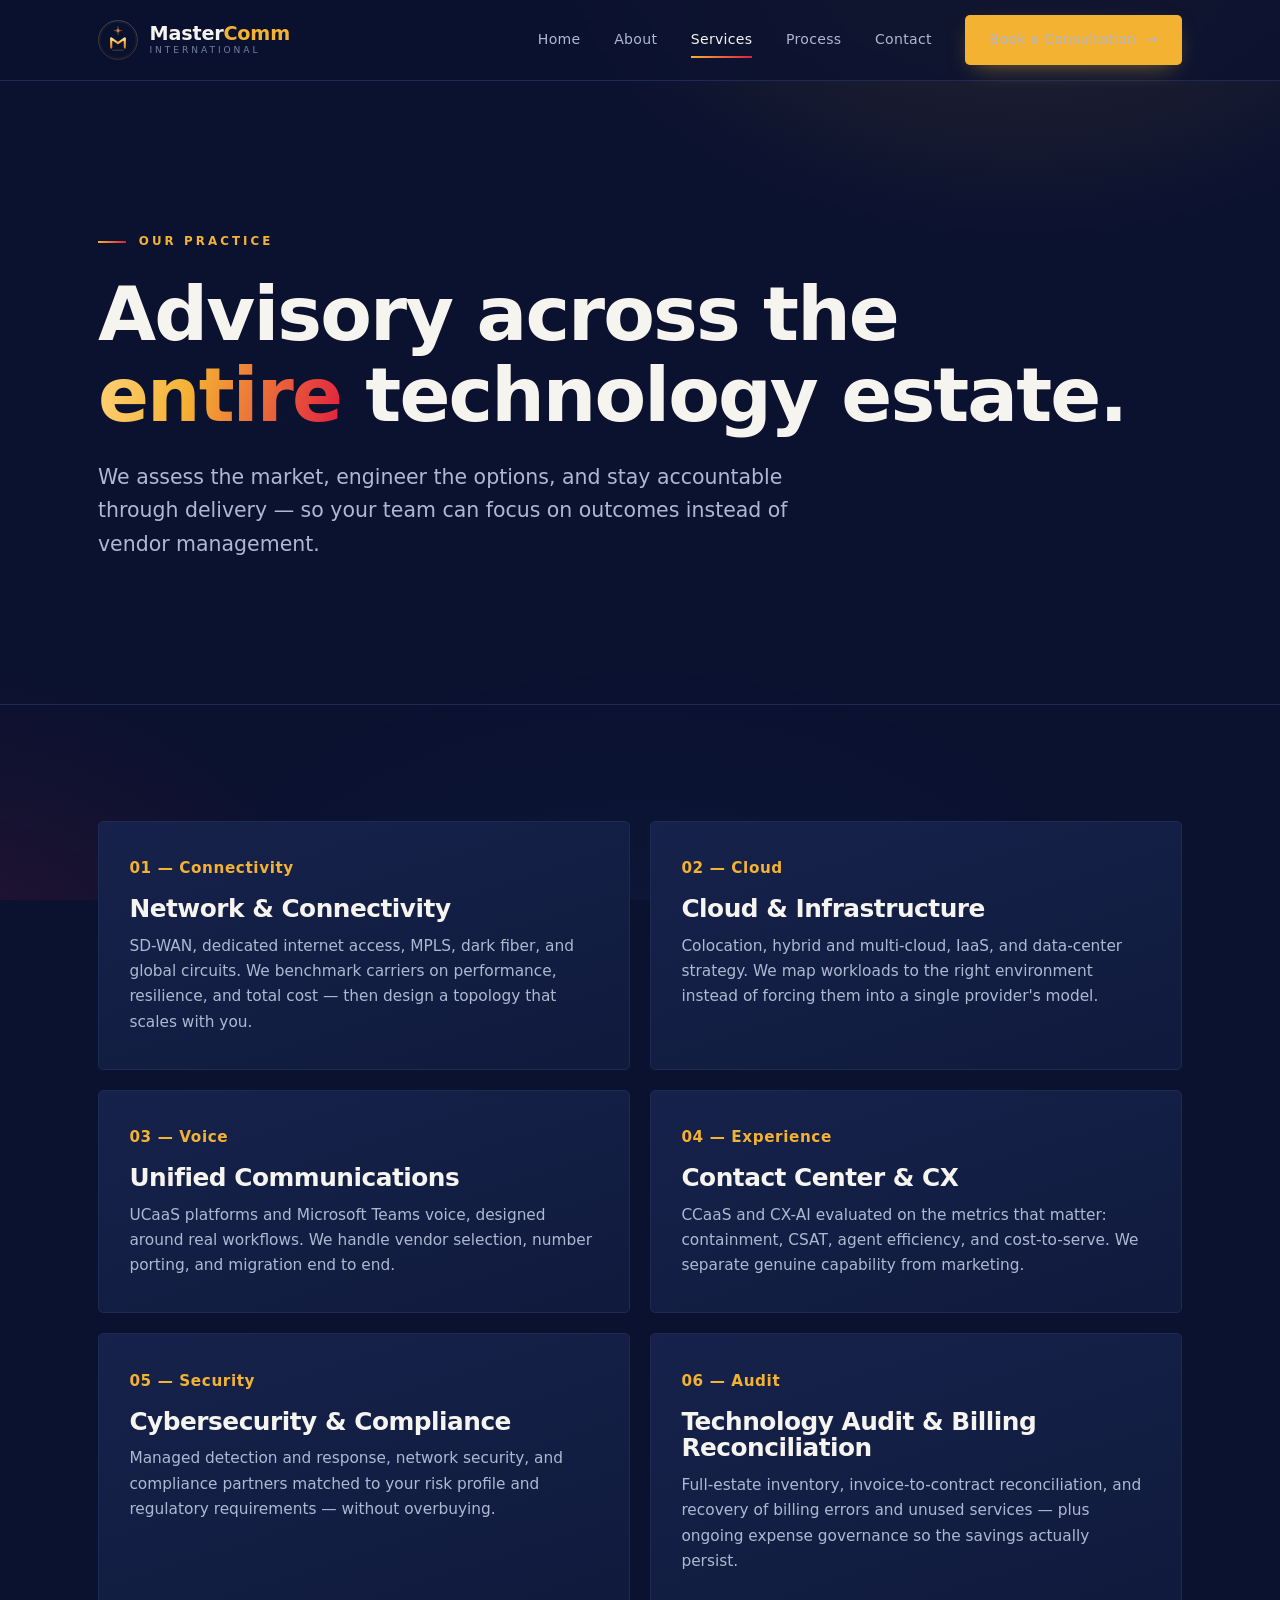
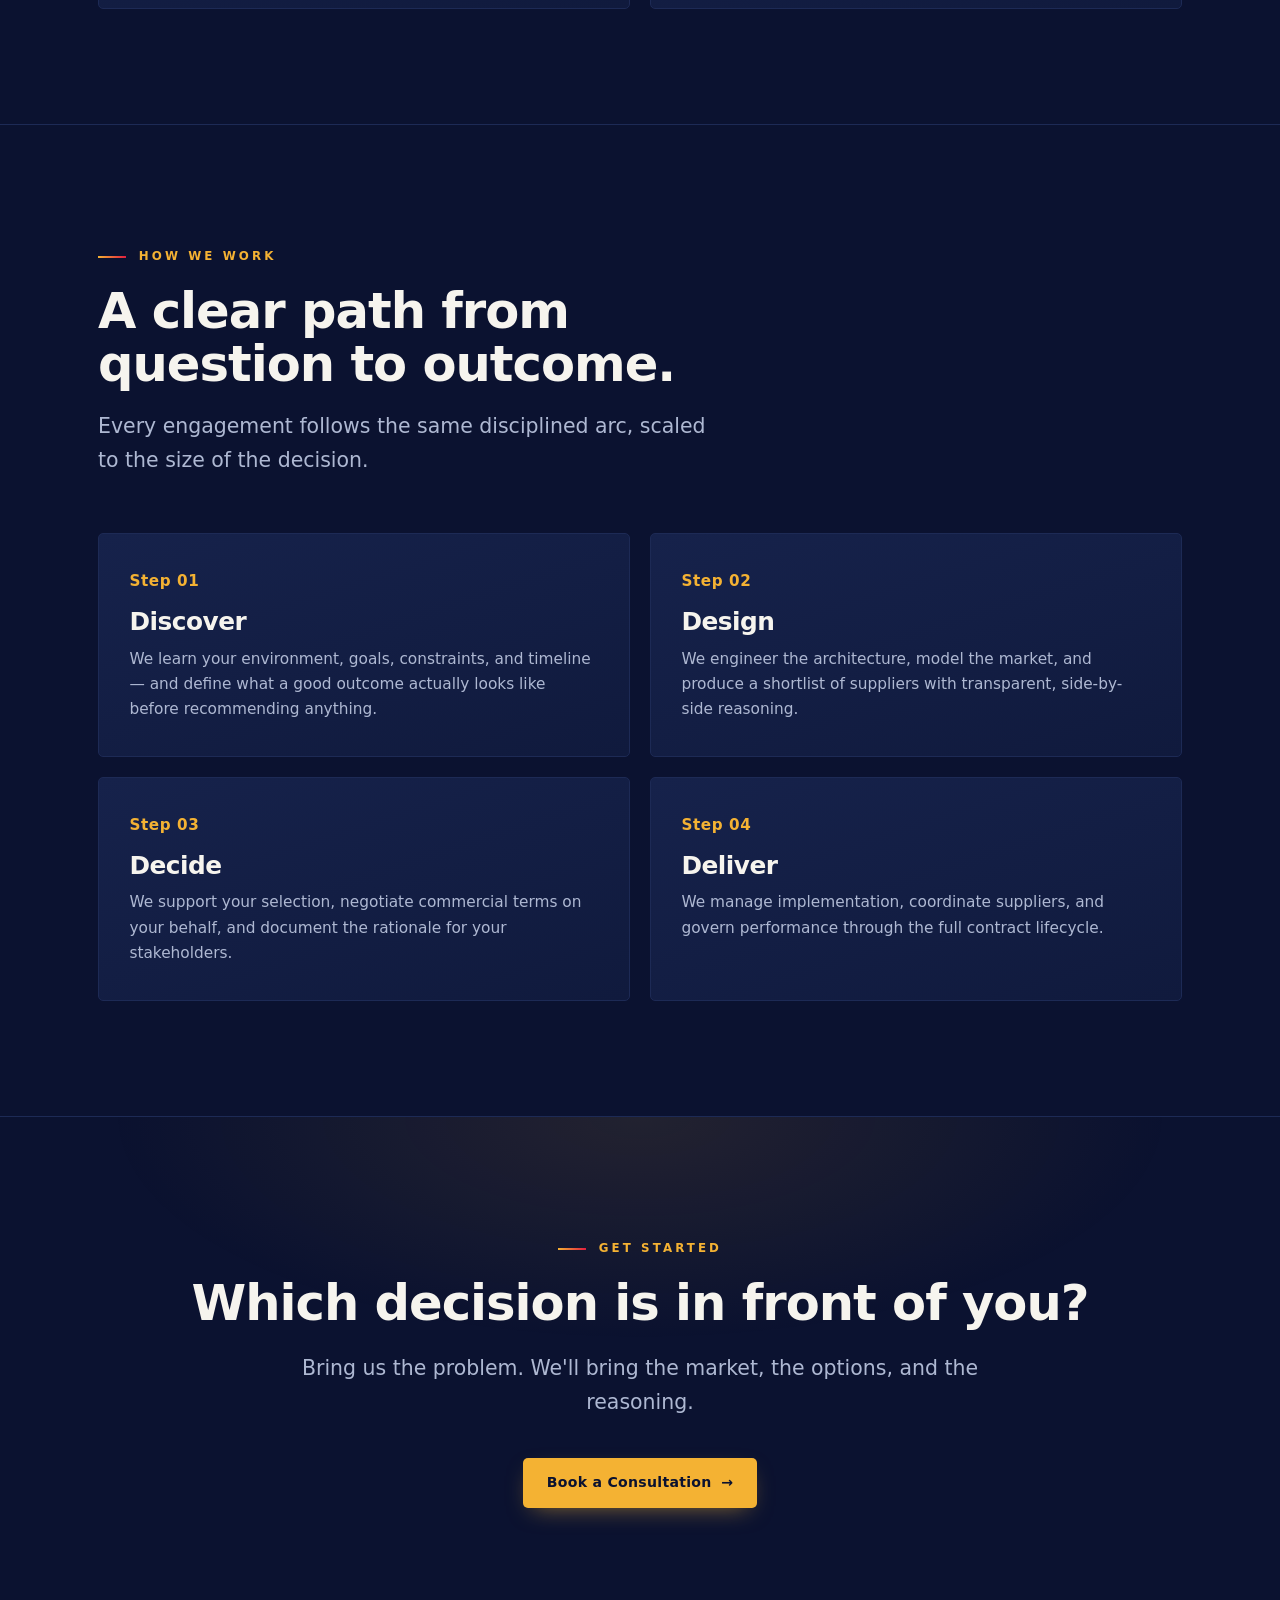
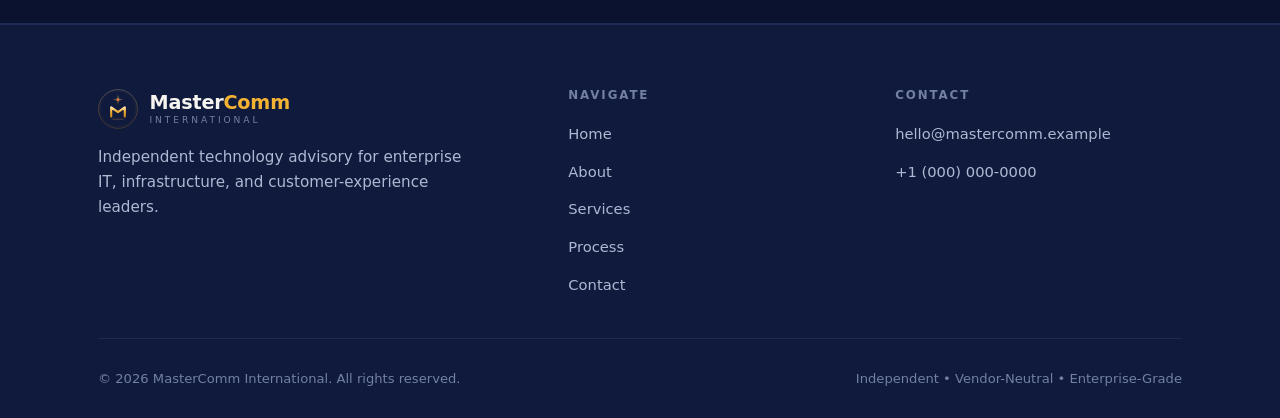
<file: services.html>
<!DOCTYPE html>
<html lang="en">
<head>
  <meta charset="UTF-8" />
  <meta name="viewport" content="width=device-width, initial-scale=1.0" />
  <title>Services — MasterComm International</title>
  <meta name="description" content="MasterComm International advises across network, cloud, unified communications, contact center and CX, cybersecurity, and technology expense management." />
  <link rel="preconnect" href="https://api.fontshare.com" crossorigin />
  <link href="https://api.fontshare.com/v2/css?f[]=clash-display@400,500,600,700&f[]=switzer@400,500,600,700&display=swap" rel="stylesheet" />
  <link rel="icon" type="image/svg+xml" href="logo.svg" />
  <link rel="stylesheet" href="styles.css" />
</head>
<body>

  <header class="site-header">
    <div class="wrap nav">
      <a class="brand" href="index.html">
        <img class="logo-mark" src="logo.svg" alt="MasterComm International" />
        <span class="brand-text"><span class="mark">Master<b>Comm</b></span><span class="tag">International</span></span>
      </a>
      <nav class="nav-links">
        <a href="index.html">Home</a>
        <a href="about.html">About</a>
        <a href="services.html" class="active">Services</a>
        <a href="process.html">Process</a>
        <a href="contact.html">Contact</a>
        <a href="contact.html" class="btn btn-primary">Book a Consultation <span class="arr">&rarr;</span></a>
      </nav>
      <button class="nav-toggle" aria-label="Menu"><span></span><span></span><span></span></button>
    </div>
  </header>

  <!-- HERO -->
  <section class="hero">
    <div class="wrap">
      <span class="eyebrow reveal">Our Practice</span>
      <h1 class="reveal d1" style="max-width:20ch;margin:1.4rem 0 1.6rem;">Advisory across the <span class="accent">entire</span> technology estate.</h1>
      <p class="lead reveal d2">We assess the market, engineer the options, and stay accountable through delivery — so your team can focus on outcomes instead of vendor management.</p>
    </div>
  </section>

  <!-- SERVICES DETAIL -->
  <section class="section-pad" style="border-top:1px solid var(--line-soft);">
    <div class="wrap grid grid-2">
      <article class="card reveal">
        <span class="idx">01 — Connectivity</span>
        <h3>Network &amp; Connectivity</h3>
        <p>SD-WAN, dedicated internet access, MPLS, dark fiber, and global circuits. We benchmark carriers on performance, resilience, and total cost — then design a topology that scales with you.</p>
      </article>
      <article class="card reveal d1">
        <span class="idx">02 — Cloud</span>
        <h3>Cloud &amp; Infrastructure</h3>
        <p>Colocation, hybrid and multi-cloud, IaaS, and data-center strategy. We map workloads to the right environment instead of forcing them into a single provider's model.</p>
      </article>
      <article class="card reveal">
        <span class="idx">03 — Voice</span>
        <h3>Unified Communications</h3>
        <p>UCaaS platforms and Microsoft Teams voice, designed around real workflows. We handle vendor selection, number porting, and migration end to end.</p>
      </article>
      <article class="card reveal d1">
        <span class="idx">04 — Experience</span>
        <h3>Contact Center &amp; CX</h3>
        <p>CCaaS and CX-AI evaluated on the metrics that matter: containment, CSAT, agent efficiency, and cost-to-serve. We separate genuine capability from marketing.</p>
      </article>
      <article class="card reveal">
        <span class="idx">05 — Security</span>
        <h3>Cybersecurity &amp; Compliance</h3>
        <p>Managed detection and response, network security, and compliance partners matched to your risk profile and regulatory requirements — without overbuying.</p>
      </article>
      <article class="card reveal d1">
        <span class="idx">06 — Audit</span>
        <h3>Technology Audit &amp; Billing Reconciliation</h3>
        <p>Full-estate inventory, invoice-to-contract reconciliation, and recovery of billing errors and unused services — plus ongoing expense governance so the savings actually persist.</p>
      </article>
    </div>
  </section>

  <!-- PROCESS -->
  <section class="section-pad" style="border-top:1px solid var(--line-soft);">
    <div class="wrap">
      <div class="section-head reveal">
        <span class="eyebrow">How We Work</span>
        <h2>A clear path from question to outcome.</h2>
        <p class="lead">Every engagement follows the same disciplined arc, scaled to the size of the decision.</p>
      </div>
      <div class="grid grid-2">
        <article class="card reveal">
          <span class="idx">Step 01</span>
          <h3>Discover</h3>
          <p>We learn your environment, goals, constraints, and timeline — and define what a good outcome actually looks like before recommending anything.</p>
        </article>
        <article class="card reveal d1">
          <span class="idx">Step 02</span>
          <h3>Design</h3>
          <p>We engineer the architecture, model the market, and produce a shortlist of suppliers with transparent, side-by-side reasoning.</p>
        </article>
        <article class="card reveal">
          <span class="idx">Step 03</span>
          <h3>Decide</h3>
          <p>We support your selection, negotiate commercial terms on your behalf, and document the rationale for your stakeholders.</p>
        </article>
        <article class="card reveal d1">
          <span class="idx">Step 04</span>
          <h3>Deliver</h3>
          <p>We manage implementation, coordinate suppliers, and govern performance through the full contract lifecycle.</p>
        </article>
      </div>
    </div>
  </section>

  <!-- CTA -->
  <section class="cta-band section-pad">
    <div class="wrap">
      <span class="eyebrow reveal" style="justify-content:center;">Get Started</span>
      <h2 class="reveal d1" style="margin-top:1.1rem;">Which decision is in front of you?</h2>
      <p class="lead reveal d2">Bring us the problem. We'll bring the market, the options, and the reasoning.</p>
      <div class="reveal d3" style="display:flex;justify-content:center;">
        <a href="contact.html" class="btn btn-primary">Book a Consultation <span class="arr">→</span></a>
      </div>
    </div>
  </section>

  <footer class="site-footer">
    <div class="wrap">
      <div class="footer-grid">
        <div>
          <a class="brand" href="index.html">
        <img class="logo-mark" src="logo.svg" alt="MasterComm International" />
        <span class="brand-text"><span class="mark">Master<b>Comm</b></span><span class="tag">International</span></span>
      </a>
          <p class="footer-blurb">Independent technology advisory for enterprise IT, infrastructure, and customer-experience leaders.</p>
        </div>
        <div>
          <h4>Navigate</h4>
          <ul>
            <li><a href="index.html">Home</a></li>
            <li><a href="about.html">About</a></li>
            <li><a href="services.html">Services</a></li>
            <li><a href="process.html">Process</a></li>
            <li><a href="contact.html">Contact</a></li>
          </ul>
        </div>
        <div>
          <h4>Contact</h4>
          <ul>
            <li><a href="mailto:hello@mastercomm.example">hello@mastercomm.example</a></li>
            <li><a href="tel:+10000000000">+1 (000) 000-0000</a></li>
          </ul>
        </div>
      </div>
      <div class="footer-bottom">
        <span>© <span id="year"></span> MasterComm International. All rights reserved.</span>
        <span>Independent • Vendor-Neutral • Enterprise-Grade</span>
      </div>
    </div>
  </footer>

  <script>document.getElementById('year').textContent = new Date().getFullYear();</script>
  <script src="script.js"></script>
</body>
</html>
</file>
<file: styles.css>
/* ============================================================
   MasterComm International — Design System  v2
   Type:  Bricolage Grotesque (display) + Libre Franklin (body)
   Tone:  bold, luxurious, trustworthy — gold + crimson on navy
   ============================================================ */

:root {
  /* Base — deep royal navy (warmer, richer than near-black) */
  --ink:        #0b1230;
  --ink-2:      #101a3d;
  --ink-3:      #16224b;
  --line:       #2c3c6b;
  --line-soft:  #1d2a55;

  /* Text */
  --parchment:  #f6f4ee;
  --muted:      #aeb8d2;
  --muted-2:    #7280a3;

  /* Accents — brighter, bolder */
  --gold:       #f4b233;   /* power / value / luxury */
  --gold-soft:  #ffd27a;
  --gold-deep:  #c8881b;
  --crimson:    #e11d3f;   /* passion / conviction    */
  --crimson-soft:#ff5d76;
  --steel:      #5b8def;   /* technology / clarity    */

  /* Type */
  --display: "Clash Display", "Hanken Grotesk", system-ui, sans-serif;
  --body:    "Switzer", -apple-system, BlinkMacSystemFont, system-ui, sans-serif;

  /* Layout */
  --maxw: 1180px;
  --gutter: clamp(1.25rem, 4vw, 3rem);
  --radius: 5px;
  --ease: cubic-bezier(0.16, 1, 0.3, 1);
}

*, *::before, *::after { box-sizing: border-box; margin: 0; padding: 0; }
html { scroll-behavior: smooth; -webkit-text-size-adjust: 100%; }

body {
  font-family: var(--body);
  background: var(--ink);
  color: var(--parchment);
  line-height: 1.65;
  font-weight: 400;
  -webkit-font-smoothing: antialiased;
  text-rendering: optimizeLegibility;
  overflow-x: hidden;
}

/* atmosphere: gold rise + crimson ember */
body::before {
  content: "";
  position: fixed; inset: 0; pointer-events: none; z-index: 1;
  background:
    radial-gradient(820px 560px at 80% -10%, rgba(244,178,51,0.14), transparent 60%),
    radial-gradient(680px 520px at -5% 108%, rgba(225,29,63,0.12), transparent 58%),
    radial-gradient(900px 700px at 50% 120%, rgba(91,141,239,0.06), transparent 60%);
}

img { max-width: 100%; display: block; }
a { color: inherit; text-decoration: none; }

/* Typography */
h1, h2, h3, h4 {
  font-family: var(--display);
  line-height: 1.07;
  letter-spacing: -0.02em;
  font-weight: 600;
}
h1 { font-size: clamp(2.7rem, 6vw, 4.7rem); font-weight: 600; letter-spacing:-0.025em; }
h2 { font-size: clamp(2rem, 4vw, 3.1rem); }
h3 { font-size: clamp(1.2rem, 2vw, 1.55rem); font-weight: 600; }

.eyebrow {
  font-family: var(--body);
  font-size: 0.74rem; font-weight: 700;
  letter-spacing: 0.26em; text-transform: uppercase;
  color: var(--gold);
  display: inline-flex; align-items: center; gap: 0.8rem;
}
.eyebrow::before { content:""; width:28px; height:2px; background: linear-gradient(90deg,var(--gold),var(--crimson)); display:inline-block; }

p.lead { font-size: clamp(1.05rem, 1.6vw, 1.28rem); color: var(--muted); max-width: 56ch; }

.accent {
  background: linear-gradient(105deg, var(--gold-soft), var(--gold) 38%, var(--crimson));
  -webkit-background-clip: text; background-clip: text; color: transparent;
}

/* Layout helpers */
.wrap { width:100%; max-width:var(--maxw); margin:0 auto; padding-inline:var(--gutter); position:relative; z-index:2; }
section { position: relative; z-index: 2; }
.section-pad { padding-block: clamp(4.5rem, 9vw, 8rem); }

/* Header / Nav */
.site-header {
  position: sticky; top: 0; z-index: 50;
  background: rgba(11,18,48,0.74);
  backdrop-filter: blur(14px); -webkit-backdrop-filter: blur(14px);
  border-bottom: 1px solid var(--line-soft);
}
.nav { display:flex; align-items:center; justify-content:space-between; height: 80px; }

.brand { display:flex; align-items:center; gap:0.72rem; }
.logo-mark { width: 40px; height: 40px; flex:none; }
.brand-text { display:flex; flex-direction:column; line-height:1.05; }
.brand .mark { font-family: var(--display); font-size: 1.2rem; font-weight: 600; color: var(--parchment); letter-spacing: -0.01em; }
.brand .mark b { color: var(--gold); font-weight: 600; }
.brand .tag { font-size: 0.57rem; letter-spacing: 0.32em; text-transform: uppercase; color: var(--muted-2); margin-top: 2px; }

.nav-links { display:flex; align-items:center; gap: 2.1rem; }
.nav-links a { font-size: 0.88rem; font-weight:500; letter-spacing:0.02em; color: var(--muted); position:relative; transition: color .3s var(--ease); }
.nav-links a:hover, .nav-links a.active { color: var(--parchment); }
.nav-links a:not(.btn)::after { content:""; position:absolute; left:0; bottom:-6px; width:0; height:2px; background: linear-gradient(90deg,var(--gold),var(--crimson)); transition: width .35s var(--ease); }
.nav-links a:not(.btn):hover::after, .nav-links a.active:not(.btn)::after { width:100%; }

.btn { display:inline-flex; align-items:center; gap:0.6rem; font-family:var(--body); font-size:0.88rem; font-weight:700; letter-spacing:0.02em; padding:0.78rem 1.45rem; border-radius:var(--radius); transition: all .35s var(--ease); cursor:pointer; border:1px solid transparent; }
.btn-primary { background: var(--gold); color: var(--ink); box-shadow: 0 8px 24px -10px rgba(244,178,51,0.6); }
.btn-primary:hover { background: var(--gold-soft); transform: translateY(-2px); box-shadow: 0 14px 30px -12px rgba(244,178,51,0.7); }
.btn-ghost { border-color: var(--line); color: var(--parchment); }
.btn-ghost:hover { border-color: var(--gold); color: var(--gold); }
.btn .arr { transition: transform .35s var(--ease); }
.btn:hover .arr { transform: translateX(4px); }

.nav-toggle { display:none; background:none; border:0; cursor:pointer; padding:0.5rem; }
.nav-toggle span { display:block; width:24px; height:2px; background:var(--parchment); margin:5px 0; transition:.3s var(--ease); }

/* Hero */
.hero { padding-block: clamp(5rem,12vw,9rem) clamp(4rem,8vw,7rem); }
.hero-grid { display:grid; gap:2.5rem; }
.hero h1 { margin: 1.6rem 0 1.8rem; }
.hero .lead { margin-bottom: 2.5rem; }
.hero-cta { display:flex; flex-wrap:wrap; gap:1rem; }
.hero-meta { margin-top:4rem; padding-top:2rem; border-top:1px solid var(--line-soft); display:grid; grid-template-columns:repeat(3,1fr); gap:1.5rem; }
.hero-meta .stat .n { font-family:var(--display); font-weight:700; font-size:clamp(1.8rem,3vw,2.4rem); color:var(--parchment); }
.hero-meta .stat .l { font-size:0.78rem; letter-spacing:0.1em; text-transform:uppercase; color:var(--muted-2); margin-top:0.3rem; }

/* Section heads */
.section-head { max-width: 62ch; margin-bottom: 3.5rem; }
.section-head h2 { margin: 1.1rem 0 1.2rem; }

/* Cards */
.grid { display:grid; gap:1.25rem; }
.grid-3 { grid-template-columns: repeat(3,1fr); }
.grid-2 { grid-template-columns: repeat(2,1fr); }
.card {
  background: linear-gradient(162deg, var(--ink-3), var(--ink-2));
  border:1px solid var(--line-soft); border-radius:var(--radius);
  padding: 2.1rem 1.9rem; position:relative; overflow:hidden;
  transition: transform .4s var(--ease), border-color .4s var(--ease);
}
.card::after { content:""; position:absolute; inset:0 0 auto 0; height:2px; background:linear-gradient(90deg,transparent,var(--gold),var(--crimson),transparent); opacity:0; transition:opacity .4s var(--ease); }
.card:hover { transform: translateY(-4px); border-color: var(--line); }
.card:hover::after { opacity:1; }
.card .idx { font-family:var(--display); font-weight:700; font-size:0.95rem; color:var(--gold); letter-spacing:0.04em; }
.card h3 { margin:0.9rem 0 0.7rem; color:var(--parchment); }
.card p { color:var(--muted); font-size:0.96rem; }

/* Split / panel */
.split { display:grid; grid-template-columns:1fr 1fr; gap:clamp(2rem,5vw,4.5rem); align-items:center; }
.panel { background:linear-gradient(162deg,var(--ink-3),var(--ink-2)); border:1px solid var(--line-soft); border-radius:var(--radius); padding:clamp(2rem,4vw,3rem); }
.tick-list { list-style:none; display:grid; gap:1rem; margin-top:1.6rem; }
.tick-list li { display:flex; gap:0.9rem; color:var(--muted); font-size:0.98rem; }
.tick-list li::before { content:""; flex:none; width:18px; height:18px; margin-top:4px; border:1px solid var(--gold-deep); border-radius:50%; background:linear-gradient(var(--gold),var(--gold)) center/7px 2px no-repeat; }

/* CTA band */
.cta-band { border-top:1px solid var(--line-soft); border-bottom:1px solid var(--line-soft); background:radial-gradient(760px 320px at 50% 0%, rgba(244,178,51,0.10), transparent 70%); text-align:center; }
.cta-band h2 { margin-bottom:1.4rem; }
.cta-band .lead { margin:0 auto 2.4rem; }

/* Contact */
.field { display:flex; flex-direction:column; gap:0.5rem; margin-bottom:1.3rem; }
.field label { font-size:0.78rem; letter-spacing:0.1em; text-transform:uppercase; color:var(--muted-2); font-weight:600; }
.field input, .field textarea, .field select { background:var(--ink); border:1px solid var(--line); border-radius:var(--radius); color:var(--parchment); padding:0.85rem 1rem; font-family:var(--body); font-size:0.95rem; transition:border-color .3s var(--ease); }
.field input:focus, .field textarea:focus, .field select:focus { outline:none; border-color:var(--gold); }
.field textarea { resize:vertical; min-height:140px; }
.contact-detail { display:grid; gap:1.8rem; }
.contact-detail .row .k { font-size:0.74rem; letter-spacing:0.18em; text-transform:uppercase; color:var(--gold); margin-bottom:0.4rem; font-weight:700; }
.contact-detail .row .v { color:var(--parchment); font-size:1.05rem; }
.contact-detail .row .v a:hover { color:var(--gold); }

/* ---------- Process / Framework timeline ---------- */
.framework { position: relative; max-width: 920px; }
.framework::before {
  content:""; position:absolute; left:27px; top:18px; bottom:60px; width:2px;
  background: linear-gradient(var(--gold), var(--crimson)); opacity:0.45;
}
.phase { position:relative; display:grid; grid-template-columns:56px 1fr; gap:1.6rem; padding-bottom:2.4rem; }
.phase:last-child { padding-bottom:0; }
.phase .badge {
  width:56px; height:56px; border-radius:50%; border:1px solid var(--gold-deep);
  background:radial-gradient(circle at 50% 35%, var(--ink-3), var(--ink));
  display:flex; align-items:center; justify-content:center;
  font-family:var(--display); font-weight:600; color:var(--gold); font-size:1.15rem;
  position:relative; z-index:2; flex:none;
  box-shadow: 0 0 0 6px var(--ink);
}
.phase .stage-tag { font-size:0.7rem; font-weight:700; letter-spacing:0.2em; text-transform:uppercase; color:var(--crimson-soft); }
.phase h3 { margin:0.4rem 0 0.2rem; color:var(--parchment); }
.phase .cols { display:grid; grid-template-columns:1fr 1fr; gap:1rem; margin-top:1.2rem; }
.box { border-radius:var(--radius); padding:1.1rem 1.2rem; background:linear-gradient(162deg,var(--ink-3),var(--ink-2)); border:1px solid var(--line-soft); }
.box .h { font-size:0.72rem; font-weight:700; letter-spacing:0.12em; text-transform:uppercase; margin-bottom:0.5rem; display:flex; align-items:center; gap:0.5rem; }
.box.due { border-left:3px solid var(--steel); }
.box.due .h { color:var(--steel); }
.box.lead { border-left:3px solid var(--gold); }
.box.lead .h { color:var(--gold); }
.box p { font-size:0.92rem; color:var(--muted); }
.box.lead p { color:var(--parchment); }

.fw-outcome { margin-top:1.2rem; padding:0.7rem 1rem; border-left:3px solid var(--crimson); background:rgba(225,29,63,0.06); border-radius:0 var(--radius) var(--radius) 0; font-size:0.9rem; color:var(--muted); }
.fw-outcome b { color:var(--crimson-soft); font-weight:700; letter-spacing:0.04em; }

/* Footer */
.site-footer { border-top:1px solid var(--line-soft); background:var(--ink-2); }
.footer-grid { display:grid; grid-template-columns:1.5fr 1fr 1fr; gap:2.5rem; padding-block:4rem 2.5rem; }
.footer-grid h4 { font-family:var(--body); font-size:0.74rem; letter-spacing:0.16em; text-transform:uppercase; color:var(--muted-2); margin-bottom:1.2rem; font-weight:700; }
.footer-grid ul { list-style:none; display:grid; gap:0.7rem; }
.footer-grid a { color:var(--muted); font-size:0.92rem; }
.footer-grid a:hover { color:var(--gold); }
.footer-blurb { color:var(--muted); font-size:0.95rem; max-width:38ch; margin-top:1rem; }
.footer-bottom { display:flex; justify-content:space-between; align-items:center; flex-wrap:wrap; gap:1rem; padding-block:1.8rem; border-top:1px solid var(--line-soft); font-size:0.82rem; color:var(--muted-2); }

/* Reveal */
.reveal { opacity:0; transform:translateY(20px); transition:opacity .8s var(--ease), transform .8s var(--ease); }
.reveal.in { opacity:1; transform:none; }
.d1{transition-delay:.08s} .d2{transition-delay:.16s} .d3{transition-delay:.24s} .d4{transition-delay:.32s}

/* Responsive */
@media (max-width: 880px) {
  .nav-links { position:fixed; inset:80px 0 auto 0; flex-direction:column; align-items:flex-start; gap:0; background:var(--ink-2); border-bottom:1px solid var(--line); padding:1rem var(--gutter) 2rem; transform:translateY(-130%); transition:transform .45s var(--ease); height:auto; }
  .nav-links.open { transform:translateY(0); }
  .nav-links a { padding:0.9rem 0; width:100%; border-bottom:1px solid var(--line-soft); }
  .nav-links a.btn { margin-top:1rem; border-bottom:0; justify-content:center; }
  .nav-toggle { display:block; }
  .grid-3,.grid-2 { grid-template-columns:1fr; }
  .split { grid-template-columns:1fr; }
  .footer-grid { grid-template-columns:1fr; gap:2rem; }
  .hero-meta { grid-template-columns:1fr; gap:1.6rem; }
  .phase .cols { grid-template-columns:1fr; }
}
@media (prefers-reduced-motion: reduce) {
  * { animation:none!important; transition:none!important; scroll-behavior:auto; }
  .reveal { opacity:1; transform:none; }
}
</file>
